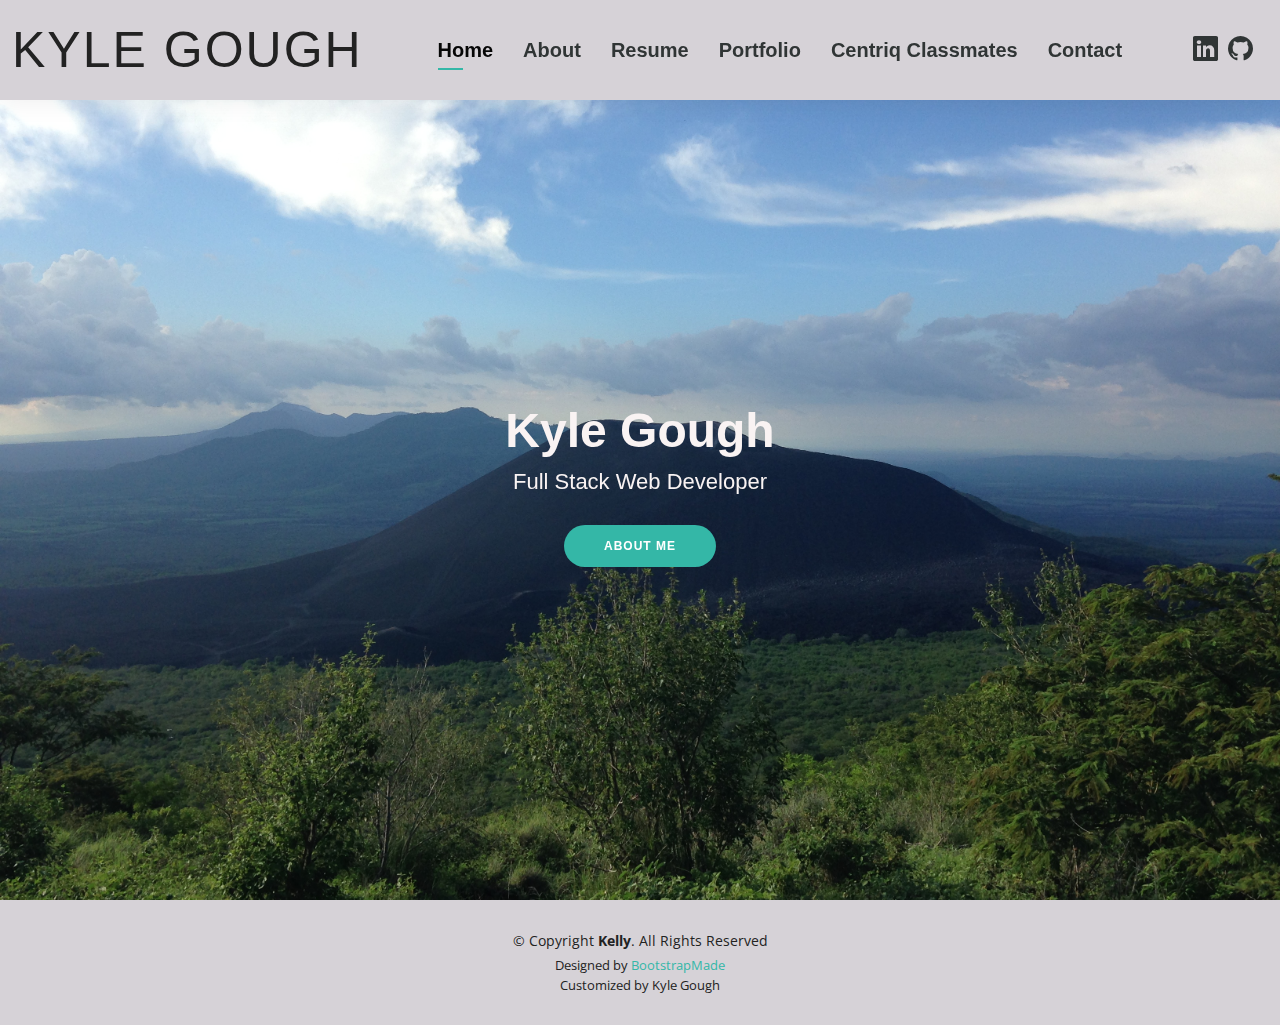
<file: index.html>
<!DOCTYPE html>
<html lang="en">

<head>
  <meta charset="utf-8">
  <meta content="width=device-width, initial-scale=1.0" name="viewport">

  <title>Kyle Gough - Full Stack Developer</title>
  <meta content="" name="description">
  <meta content="" name="keywords">

  <!-- Favicons -->
  <link href="assets/img/favicon.png" rel="icon">
  <link href="assets/img/apple-touch-icon.png" rel="apple-touch-icon">

  <!-- Google Fonts -->
  <link href="https://fonts.googleapis.com/css?family=Open+Sans:300,300i,400,400i,600,600i,700,700i|Raleway:300,300i,400,400i,500,500i,600,600i,700,700i|Playfair+Display:300,300i,400,400i,500,500i,600,600i,700,700i" rel="stylesheet">

  <!-- Vendor CSS Files -->
  <link href="assets/vendor/aos/aos.css" rel="stylesheet">
  <link href="assets/vendor/bootstrap/css/bootstrap.min.css" rel="stylesheet">
  <link href="assets/vendor/bootstrap-icons/bootstrap-icons.css" rel="stylesheet">
  <link href="assets/vendor/boxicons/css/boxicons.min.css" rel="stylesheet">
  <link href="assets/vendor/glightbox/css/glightbox.min.css" rel="stylesheet">
  <link href="assets/vendor/swiper/swiper-bundle.min.css" rel="stylesheet">

  <!-- Template Main CSS File -->
  <link href="assets/css/style.css" rel="stylesheet">

  <!-- =======================================================
  * Template Name: Kelly
  * Updated: Mar 10 2023 with Bootstrap v5.2.3
  * Template URL: https://bootstrapmade.com/kelly-free-bootstrap-cv-resume-html-template/
  * Author: BootstrapMade.com
  * License: https://bootstrapmade.com/license/
  ======================================================== -->
</head>

<body>

  <!-- ======= Header ======= -->
  <header id="header" class="fixed-top">
    <div class="container-fluid d-flex justify-content-between align-items-center">

      <h1 class="logo me-auto me-lg-0"><a href="index.html">Kyle Gough</a></h1>
      <!-- Uncomment below if you prefer to use an image logo -->
      <!-- <a href="index.html" class="logo"><img src="assets/img/logo.png" alt="" class="img-fluid"></a>-->

      <nav id="navbar" class="navbar order-last order-lg-0">
        <ul>
          <li><a class="active" href="index.html">Home</a></li>
          <li><a href="about.html">About</a></li>
          <li><a href="resume.html">Resume</a></li>
          <li><a href="portfolio.html">Portfolio</a></li>
          <li><a href="classmates.html">Centriq Classmates</a></li>
          <li><a href="contact.html">Contact</a></li>
        </ul>
        <i class="bi bi-list mobile-nav-toggle"></i>
      </nav><!-- .navbar -->

      <div class="header-social-links">
        
        <a href="https://www.linkedin.com/in/kyle-gough-709a3754/" class="linkedin"><i class="bi bi-linkedin"></i></a>
        <a href="https://github.com/kylegough3" class="github"><i class="bi bi-github"></i></a>
      </div>

    </div>

  </header><!-- End Header -->

  <!-- ======= Hero Section ======= -->
  <section id="hero" class="d-flex align-items-center">
    <div class="container d-flex flex-column align-items-center" data-aos="zoom-in" data-aos-delay="100">
      <h1>Kyle Gough</h1>
      <h2>Full Stack Web Developer</h2>
      <a href="about.html" class="btn-about">About Me</a>
    </div>
  </section><!-- End Hero -->

  <!-- ======= Footer ======= -->
  <footer id="footer">
    <div class="container">
      <div class="copyright">
        &copy; Copyright <strong><span>Kelly</span></strong>. All Rights Reserved
      </div>
      <div class="credits">
        <!-- All the links in the footer should remain intact. -->
        <!-- You can delete the links only if you purchased the pro version. -->
        <!-- Licensing information: https://bootstrapmade.com/license/ -->
        <!-- Purchase the pro version with working PHP/AJAX contact form: https://bootstrapmade.com/kelly-free-bootstrap-cv-resume-html-template/ -->
        Designed by <a href="https://bootstrapmade.com/">BootstrapMade</a>
        <br>
        Customized by Kyle Gough
      </div>
    </div>
  </footer><!-- End  Footer -->

  <div id="preloader"></div>
  <a href="#" class="back-to-top d-flex align-items-center justify-content-center"><i class="bi bi-arrow-up-short"></i></a>

  <!-- Vendor JS Files -->
  <script src="assets/vendor/purecounter/purecounter_vanilla.js"></script>
  <script src="assets/vendor/aos/aos.js"></script>
  <script src="assets/vendor/bootstrap/js/bootstrap.bundle.min.js"></script>
  <script src="assets/vendor/glightbox/js/glightbox.min.js"></script>
  <script src="assets/vendor/isotope-layout/isotope.pkgd.min.js"></script>
  <script src="assets/vendor/swiper/swiper-bundle.min.js"></script>
  <script src="assets/vendor/waypoints/noframework.waypoints.js"></script>
  <script src="assets/vendor/php-email-form/validate.js"></script>

  <!-- Template Main JS File -->
  <script src="assets/js/main.js"></script>

</body>

</html>
</file>
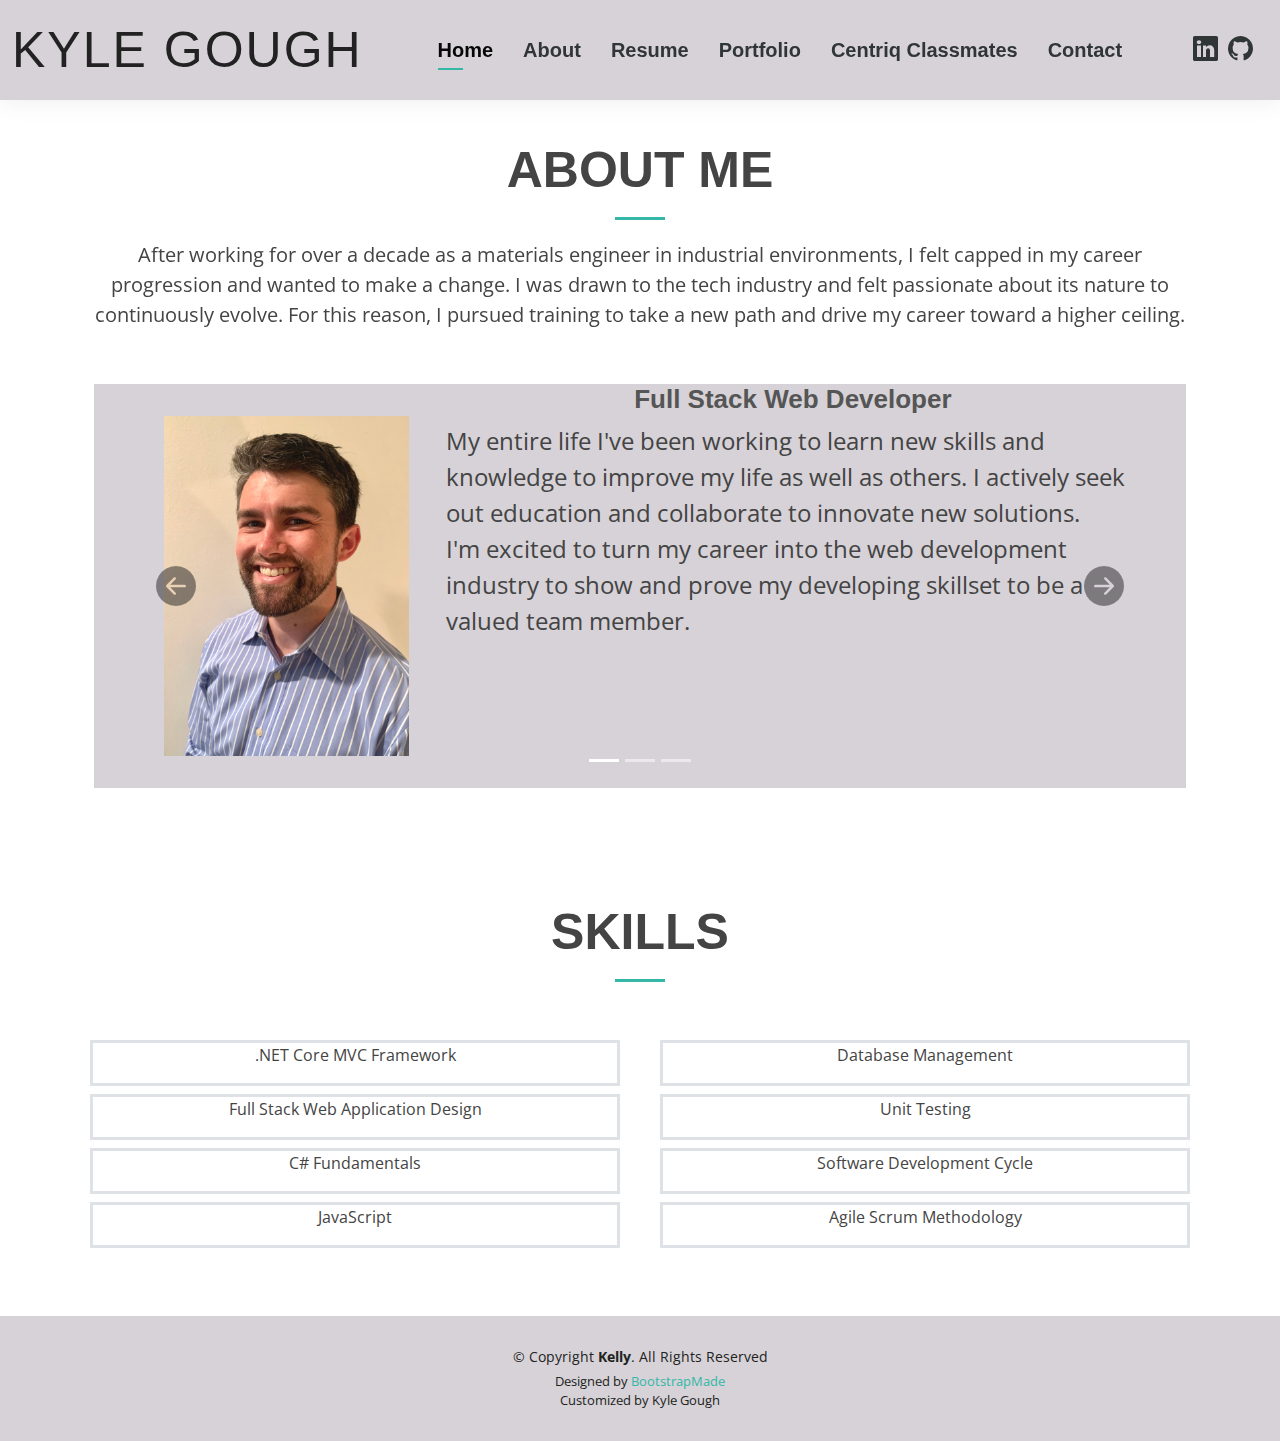
<file: about.html>
<!DOCTYPE html>
<html lang="en">

<head>
  <meta charset="utf-8">
  <meta content="width=device-width, initial-scale=1.0" name="viewport">

  <title>Kyle Gough - Full Stack Developer</title>
  <meta content="" name="description">
  <meta content="" name="keywords">

  <!-- Favicons -->
  <link href="assets/img/favicon-32x32.png" rel="icon">
  <link href="assets/img/apple-touch-icon.png" rel="apple-touch-icon">

  <!-- Google Fonts -->
  <link href="https://fonts.googleapis.com/css?family=Open+Sans:300,300i,400,400i,600,600i,700,700i|Raleway:300,300i,400,400i,500,500i,600,600i,700,700i|Playfair+Display:300,300i,400,400i,500,500i,600,600i,700,700i" rel="stylesheet">

  <!-- Vendor CSS Files -->
  <link href="assets/vendor/aos/aos.css" rel="stylesheet">
  <link href="assets/vendor/bootstrap/css/bootstrap.min.css" rel="stylesheet">
  <link href="assets/vendor/bootstrap-icons/bootstrap-icons.css" rel="stylesheet">
  <link href="assets/vendor/boxicons/css/boxicons.min.css" rel="stylesheet">
  <link href="assets/vendor/glightbox/css/glightbox.min.css" rel="stylesheet">
  <link href="assets/vendor/swiper/swiper-bundle.min.css" rel="stylesheet">

  <!-- Template Main CSS File -->
  <link href="assets/css/style.css" rel="stylesheet">

  <!-- =======================================================
  * Template Name: Kelly
  * Updated: Mar 10 2023 with Bootstrap v5.2.3
  * Template URL: https://bootstrapmade.com/kelly-free-bootstrap-cv-resume-html-template/
  * Author: BootstrapMade.com
  * License: https://bootstrapmade.com/license/
  ======================================================== -->
</head>

<body>

  <!-- ======= Header ======= -->
  <header id="header" class="fixed-top">
    <div class="container-fluid d-flex justify-content-between align-items-center">

      <h1 class="logo me-auto me-lg-0"><a href="index.html">Kyle Gough</a></h1>
      <!-- Uncomment below if you prefer to use an image logo -->
      <!-- <a href="index.html" class="logo"><img src="assets/img/logo.png" alt="" class="img-fluid"></a>-->

      <nav id="navbar" class="navbar order-last order-lg-0">
        <ul>
          <li><a class="active" href="index.html">Home</a></li>
          <li><a href="about.html">About</a></li>
          <li><a href="resume.html">Resume</a></li>
          <li><a href="portfolio.html">Portfolio</a></li>
          <li><a href="classmates.html">Centriq Classmates</a></li>
          <li><a href="contact.html">Contact</a></li>
        </ul>
        <i class="bi bi-list mobile-nav-toggle"></i>
      </nav><!-- .navbar -->

      <div class="header-social-links">
        
        <a href="https://www.linkedin.com/in/kyle-gough-709a3754/" class="linkedin"><i class="bi bi-linkedin"></i></a>
        <a href="https://github.com/kylegough3" class="github"><i class="bi bi-github"></i></a>
      </div>

    </div>

  </header><!-- End Header -->

  <main id="main">

    <!-- ======= About Section ======= -->
    <section id="about" class="about">
      <div class="container" data-aos="fade-up">

        <div class="section-title">
          <h2>About Me</h2>
          <p>After working for over a decade as a materials engineer in industrial environments, I felt capped in my career progression and wanted to make a change. I was drawn to the tech industry and felt passionate about its nature to continuously evolve. For this reason, I pursued training to take a new path and drive my career toward a higher ceiling. </p>
        </div>

        <div class="container my-4 carousel-about">
          <div id="carouselAbout" class="carousel slide" data-bs-ride="carousel" data-bs-interval="20000">
             <div class="carousel-indicators">
              <button type="button" data-bs-target="#carouselAbout" data-bs-slide-to="0" class="active" ></button>
              <button type="button" data-bs-target="#carouselAbout" data-bs-slide-to="1" ></button>
              <button type="button" data-bs-target="#carouselAbout" data-bs-slide-to="2" ></button>
             </div>
              <div class="carousel-inner" >
                  <div class="carousel-item active">
                    <div class="row mx-2 justify-content-around">
                      <div class="col-lg-3 carousel-image">
                        <img src="assets/img/Kyle.jpg"  alt="Photo Myself">
                      </div>
                      <div class="col-lg-8 mx-2 content">
                        <h3>Full Stack Web Developer</h3>
                        
                        <p>
                          My entire life I've been working to learn new skills and knowledge to improve my life as well as others. I actively seek out education and collaborate to innovate new solutions.
                          <br>
                          I'm excited to turn my career into the web development industry to show and prove my developing skillset to be a valued team member. 
                        </p>
                      </div>
                    </div>
                  </div>
                  <div class="carousel-item">
                    <div class="row mx-2 justify-content-around">
                      <div class="col-lg-3 carousel-image">
                        <img src="assets/img/royals.JPG"  alt="Kauffman Stadium">
                      </div>
                      <div class="col-lg-8 mx-2 content">
                        <h3>Background</h3>
                        
                        <p>
                          Born and raised outside of Denver, CO, I went to college at Colorado School of Mines. After graduation, I moved down to Beaumont, TX to work as a Materials Engineer for DuPont. 
                          <br>
                          I wanted to move away from the bayou (fancy word for swamp) and be closer to home, moving up to Kansas City. I truly feel at home here with my family.
                        </p>
                      </div>
                    </div>
                  </div>
                  <div class="carousel-item">
                    <div class="row mx-2 justify-content-around">
                      <div class="col-lg-3 carousel-image">
                        <img src="assets/img/Chunk.jpg"  alt="Chunk">
                      </div>
                      <div class="col-lg-8 mx-2 content">
                        <h3>Hobbies</h3>
                        
                        <p>
                          I enjoy running, playing sports (mainly sand volleyball currently), going to baseball games, watching TV/Movies, learning new things, and most importantly, spending time with my best friend Chunk.
                          <br>
                          <br>
                          One of my bucket list items is to go to to every MLB statium. 18 down, 12 to go!
                        </p>
                      </div>
                    </div>
                  </div>
              </div>
              <button class="col-sm-1 carousel-control-prev carouselControl" type="button" data-bs-target="#carouselAbout" data-bs-slide="prev">
                  <!-- Instead of the default arrow for a Bootstrap carousel, we add in custom arrows using Bootstrap icons. These arrows are more visible. We add the fs-1 class to make the font size larger using Bootstrap rules. -->
                  <i class="bi bi-arrow-left-circle-fill fs-1 align-content-end"></i>
                  <span class="visually-hidden">Previous</span>
              </button>
              <button class="col-sm-1 carousel-control-next carouselControl" type="button" data-bs-target="#carouselAbout" data-bs-slide="next">
                  <i class="bi bi-arrow-right-circle-fill fs-1"></i>
                  <span class="visually-hidden">Next</span>
              </button>

          </div>
      </div>

        

      </div>
    </section><!-- End About Section -->

    <!-- ======= Skills Section ======= -->
    <section id="skills" class="skills pt-0">
      <div class="container" >

        <div class="section-title">
          <h2>Skills</h2>
          
        </div>

        <div class="row skills-content">

          <div class="col-lg-6">

            <div class="skill-item border border-3 m-2 text-center">
              <p class="skill">
                .NET Core MVC Framework
              </p>
            </div>

            <div class="skill-item border border-3 m-2 text-center">
              <p class="skill">
                Full Stack Web Application Design
              </p>
            </div>

            <div class="skill-item border border-3 m-2 text-center">
              <p class="skill">
                C# Fundamentals
              </p>
            </div>

            <div class="skill-item border border-3 m-2 text-center">
              <p class="skill">
                JavaScript
              </p>
            </div>

          </div>

          <div class="col-lg-6">

            <div class="skill-item border border-3 m-2 text-center">
              <p class="skill">
                Database Management
              </p>
            </div>

            <div class="skill-item border border-3 m-2 text-center">
              <p class="skill">
                Unit Testing
              </p>
            </div>

            <div class="skill-item border border-3 m-2 text-center">
              <p class="skill">
                Software Development Cycle
              </p>
            </div>

            <div class="skill-item border border-3 m-2 text-center">
              <p class="skill">
                Agile Scrum Methodology
              </p>
            </div>

          </div>

        </div>

      </div>
    </section><!-- End Skills Section -->



  </main><!-- End #main -->

   <!-- ======= Footer ======= -->
   <footer id="footer">
    <div class="container">
      <div class="copyright">
        &copy; Copyright <strong><span>Kelly</span></strong>. All Rights Reserved
      </div>
      <div class="credits">
        <!-- All the links in the footer should remain intact. -->
        <!-- You can delete the links only if you purchased the pro version. -->
        <!-- Licensing information: https://bootstrapmade.com/license/ -->
        <!-- Purchase the pro version with working PHP/AJAX contact form: https://bootstrapmade.com/kelly-free-bootstrap-cv-resume-html-template/ -->
        Designed by <a href="https://bootstrapmade.com/">BootstrapMade</a>
        <br>
        Customized by Kyle Gough
      </div>
    </div>
  </footer><!-- End  Footer -->

  <div id="preloader"></div>
  <a href="#" class="back-to-top d-flex align-items-center justify-content-center"><i class="bi bi-arrow-up-short"></i></a>

  <!-- Vendor JS Files -->
  <script src="assets/vendor/purecounter/purecounter_vanilla.js"></script>
  <script src="assets/vendor/aos/aos.js"></script>
  <script src="assets/vendor/bootstrap/js/bootstrap.bundle.min.js"></script>
  <script src="assets/vendor/glightbox/js/glightbox.min.js"></script>
  <script src="assets/vendor/isotope-layout/isotope.pkgd.min.js"></script>
  <script src="assets/vendor/swiper/swiper-bundle.min.js"></script>
  <script src="assets/vendor/waypoints/noframework.waypoints.js"></script>
  <script src="assets/vendor/php-email-form/validate.js"></script>

  <!-- Template Main JS File -->
  <script src="assets/js/main.js"></script>

</body>

</html>
</file>
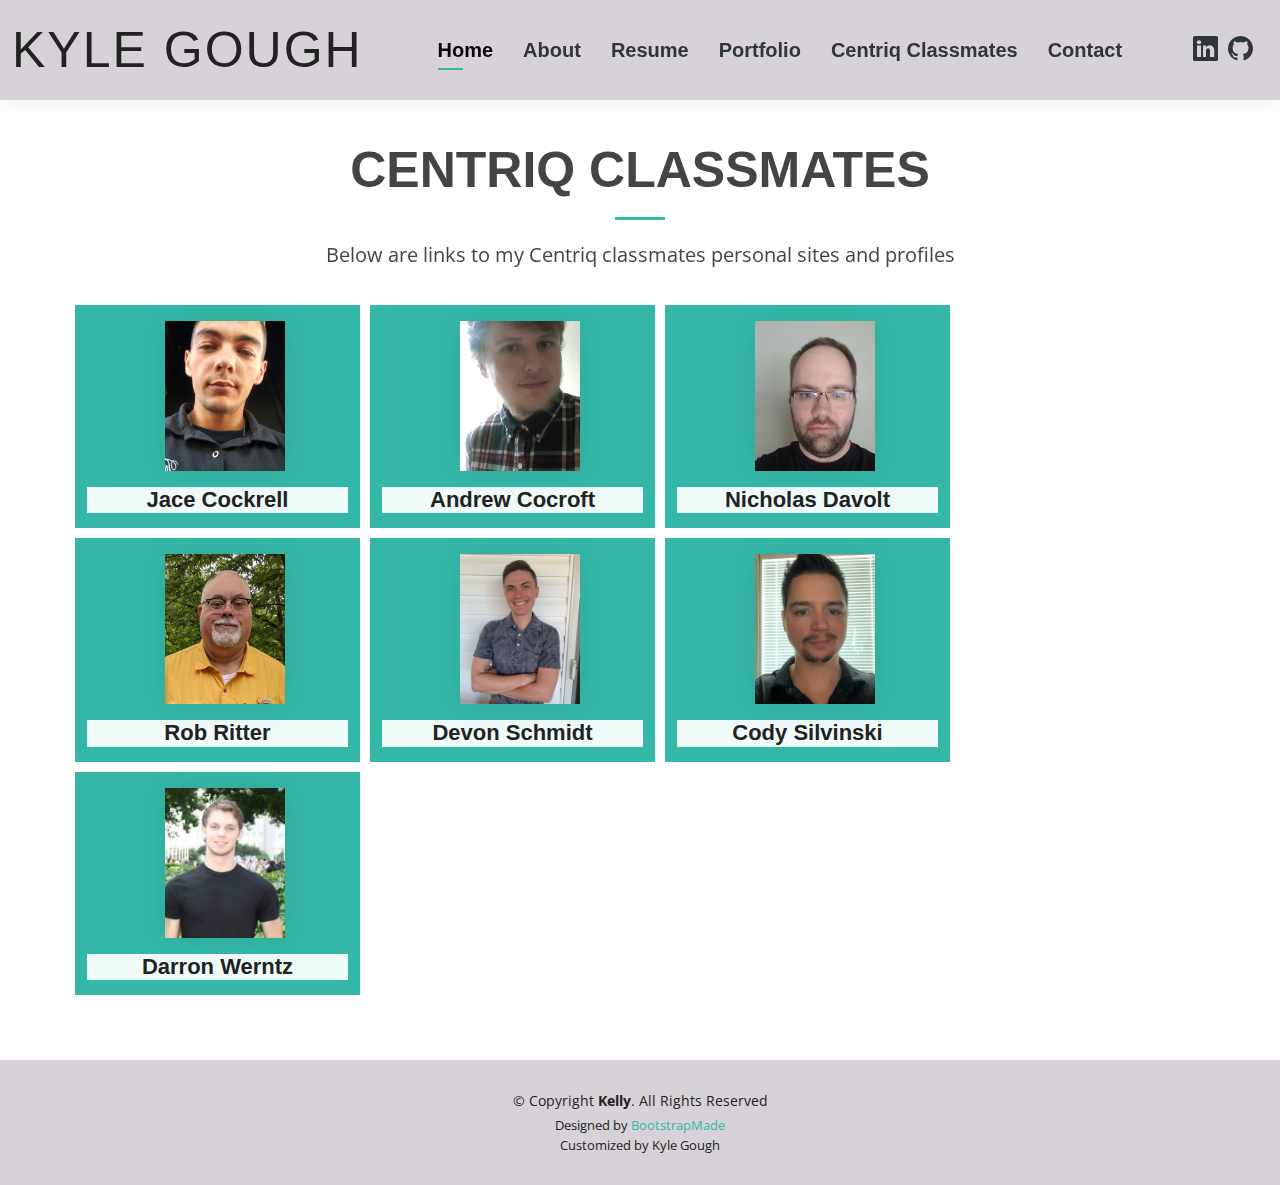
<file: classmates.html>
<!DOCTYPE html>
<html lang="en">
    <head>
        <meta charset="utf-8" />
        <meta content="width=device-width, initial-scale=1.0" name="viewport" />

        <title>Kyle Gough - Classmates</title>
        <meta content="" name="description" />
        <meta content="" name="keywords" />

        <!-- Favicons -->
        <link href="assets/img/favicon.png" rel="icon" />
        <link href="assets/img/apple-touch-icon.png" rel="apple-touch-icon" />

        <!-- Google Fonts -->
        <link
            href="https://fonts.googleapis.com/css?family=Open+Sans:300,300i,400,400i,600,600i,700,700i|Raleway:300,300i,400,400i,500,500i,600,600i,700,700i|Poppins:300,300i,400,400i,500,500i,600,600i,700,700i"
            rel="stylesheet"
        />

        <!-- Vendor CSS Files -->
        <link href="assets/vendor/aos/aos.css" rel="stylesheet" />
        <link href="assets/vendor/bootstrap/css/bootstrap.min.css" rel="stylesheet" />
        <link href="assets/vendor/bootstrap-icons/bootstrap-icons.css" rel="stylesheet" />
        <link href="assets/vendor/boxicons/css/boxicons.min.css" rel="stylesheet" />
        <link href="assets/vendor/glightbox/css/glightbox.min.css" rel="stylesheet" />
        <link href="assets/vendor/swiper/swiper-bundle.min.css" rel="stylesheet" />

        <!-- Template Main CSS File -->
        <link href="assets/css/style.css" rel="stylesheet" />

        <!-- =======================================================
  * Template Name: Kelly
  * Updated: Mar 10 2023 with Bootstrap v5.2.3
  * Template URL: https://bootstrapmade.com/kelly-free-bootstrap-cv-resume-html-template/
  * Author: BootstrapMade.com
  * License: https://bootstrapmade.com/license/
  ======================================================== -->
    </head>

    <body>
        <!-- ======= Header ======= -->
        <header id="header" class="fixed-top">
            <div class="container-fluid d-flex justify-content-between align-items-center">
                <h1 class="logo me-auto me-lg-0"><a href="index.html">Kyle Gough</a></h1>
                <!-- Uncomment below if you prefer to use an image logo -->
                <!-- <a href="index.html" class="logo"><img src="assets/img/logo.png" alt="" class="img-fluid"></a>-->

                <nav id="navbar" class="navbar order-last order-lg-0">
                    <ul>
                        <li><a class="active" href="index.html">Home</a></li>
                        <li><a href="about.html">About</a></li>
                        <li><a href="resume.html">Resume</a></li>
                        <li><a href="portfolio.html">Portfolio</a></li>
                        <li><a href="classmates.html">Centriq Classmates</a></li>
                        <li><a href="contact.html">Contact</a></li>
                    </ul>
                    <i class="bi bi-list mobile-nav-toggle"></i>
                </nav>
                <!-- .navbar -->

                <div class="header-social-links">
                    <a href="https://www.linkedin.com/in/kyle-gough-709a3754/" class="linkedin"><i class="bi bi-linkedin"></i></a>
                    <a href="https://github.com/kylegough3" class="github"><i class="bi bi-github"></i></a>
                </div>
            </div>
        </header>
        <!-- End Header -->

        <main id="main">
            <!-- ======= Classmates Section ======= -->
            <section id="classmates" class="classmates">
                <div class="container" data-aos="fade-up">
                    <div class="section-title">
                        <h2>Centriq Classmates</h2>
                        <p>Below are links to my Centriq classmates personal sites and profiles</p>
                    </div>

                    <div class="row">
                        <div class="col-lg-3 classmate" data-aos="zoom-in" data-aos-delay="100">
                            
                            <div class="icon-box photo " style="background-image: url(/assets/img/ClassMates/Jace.png)"></div>
                            
                            <h4><a href="http://jacecockrell.com/">Jace Cockrell</a></h4>
                        </div>

                        <div class="col-lg-3 classmate" data-aos="zoom-in" data-aos-delay="100">
                            <div class="icon-box photo " style="background-image: url(/assets/img/ClassMates/andrew.jpg)"></div>
                            <h4><a href="http://andcroft.com/">Andrew Cocroft</a></h4>
                        </div>

                        <div class="col-lg-3 classmate" data-aos="zoom-in" data-aos-delay="100">
                            <div
                                class="icon-box photo"
                                style="background-image: url(/assets/img/ClassMates/NDavolt.jpg)"
                            ></div>
                            <h4><a href="http://www.nicholasdavolt.com/">Nicholas Davolt</a></h4>
                        </div>

                        <div class="col-lg-3 classmate" data-aos="zoom-in" data-aos-delay="100">
                            <div class="icon-box photo" style="background-image: url(/assets/img/ClassMates/rob.jpg)"></div>

                            <h4><a href="http://www.ritterhaus.net/">Rob Ritter</a></h4>
                        </div>

                        <div class="col-lg-3 classmate" data-aos="zoom-in" data-aos-delay="100">
                            <div class="icon-box photo" style="background-image: url(/assets/img/ClassMates/Devon.jpg)"></div>

                            <h4><a href="http://devschmidt.com/">Devon Schmidt</a></h4>
                        </div>

                        <div class="col-lg-3 classmate" data-aos="zoom-in" data-aos-delay="100">
                            <div class="icon-box photo" style="background-image: url(/assets/img/ClassMates/Cody.jpg)"></div>

                            <h4><a href="http://www.codyslivinski.com/">Cody Silvinski</a></h4>
                        </div>

                        <div class="col-lg-3 classmate" data-aos="zoom-in" data-aos-delay="100">
                            <div class="icon-box photo" style="background-image: url(/assets/img/ClassMates/darron.jpg)"></div>

                            <h4><a href="http://www.werntzdomain.com/">Darron Werntz</a></h4>
                        </div>
                    </div>
                </div>
            </section>
            <!-- End Classmates Section -->
        </main>
        <!-- End #main -->

        <!-- ======= Footer ======= -->
        <footer id="footer">
            <div class="container">
                <div class="copyright">
                    &copy; Copyright <strong><span>Kelly</span></strong
                    >. All Rights Reserved
                </div>
                <div class="credits">
                    <!-- All the links in the footer should remain intact. -->
                    <!-- You can delete the links only if you purchased the pro version. -->
                    <!-- Licensing information: https://bootstrapmade.com/license/ -->
                    <!-- Purchase the pro version with working PHP/AJAX contact form: https://bootstrapmade.com/kelly-free-bootstrap-cv-resume-html-template/ -->
                    Designed by <a href="https://bootstrapmade.com/">BootstrapMade</a>
                    <br />
                    Customized by Kyle Gough
                </div>
            </div>
        </footer>
        <!-- End  Footer -->

        <div id="preloader"></div>
        <a href="#" class="back-to-top d-flex align-items-center justify-content-center"><i class="bi bi-arrow-up-short"></i></a>

        <!-- Vendor JS Files -->
        <script src="assets/vendor/purecounter/purecounter_vanilla.js"></script>
        <script src="assets/vendor/aos/aos.js"></script>
        <script src="assets/vendor/bootstrap/js/bootstrap.bundle.min.js"></script>
        <script src="assets/vendor/glightbox/js/glightbox.min.js"></script>
        <script src="assets/vendor/isotope-layout/isotope.pkgd.min.js"></script>
        <script src="assets/vendor/swiper/swiper-bundle.min.js"></script>
        <script src="assets/vendor/waypoints/noframework.waypoints.js"></script>
        <script src="assets/vendor/php-email-form/validate.js"></script>

        <!-- Template Main JS File -->
        <script src="assets/js/main.js"></script>
    </body>
</html>
</file>
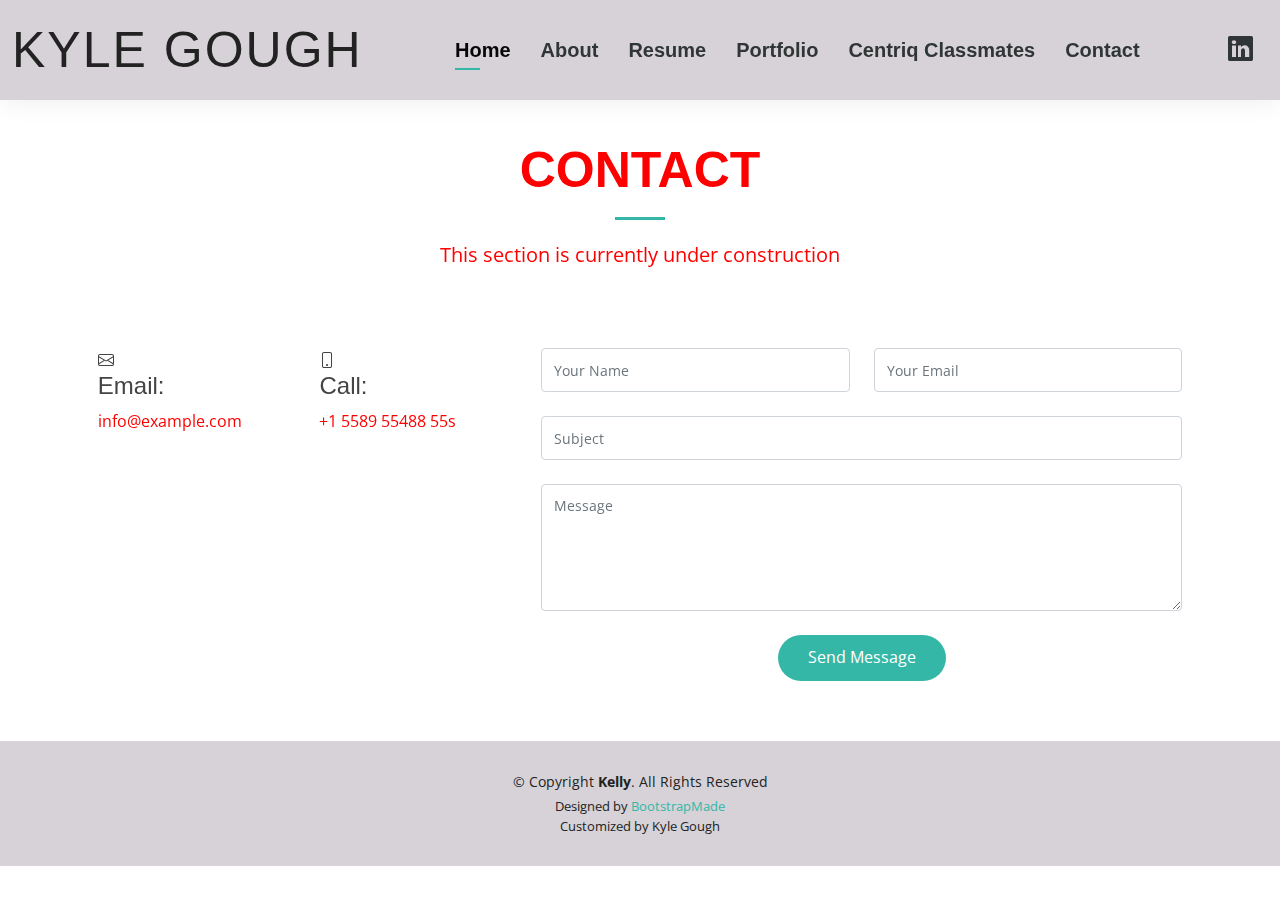
<file: contact.html>
<!DOCTYPE html>
<html lang="en">

<head>
  <meta charset="utf-8">
  <meta content="width=device-width, initial-scale=1.0" name="viewport">

  <title>Contact - Kelly Bootstrap Template</title>
  <meta content="" name="description">
  <meta content="" name="keywords">

  <!-- Favicons -->
  <link href="assets/img/favicon.png" rel="icon">
  <link href="assets/img/apple-touch-icon.png" rel="apple-touch-icon">

  <!-- Google Fonts -->
  <link href="https://fonts.googleapis.com/css?family=Open+Sans:300,300i,400,400i,600,600i,700,700i|Raleway:300,300i,400,400i,500,500i,600,600i,700,700i|Poppins:300,300i,400,400i,500,500i,600,600i,700,700i" rel="stylesheet">

  <!-- Vendor CSS Files -->
  <link href="assets/vendor/aos/aos.css" rel="stylesheet">
  <link href="assets/vendor/bootstrap/css/bootstrap.min.css" rel="stylesheet">
  <link href="assets/vendor/bootstrap-icons/bootstrap-icons.css" rel="stylesheet">
  <link href="assets/vendor/boxicons/css/boxicons.min.css" rel="stylesheet">
  <link href="assets/vendor/glightbox/css/glightbox.min.css" rel="stylesheet">
  <link href="assets/vendor/swiper/swiper-bundle.min.css" rel="stylesheet">

  <!-- Template Main CSS File -->
  <link href="assets/css/style.css" rel="stylesheet">

  <!-- =======================================================
  * Template Name: Kelly
  * Updated: Mar 10 2023 with Bootstrap v5.2.3
  * Template URL: https://bootstrapmade.com/kelly-free-bootstrap-cv-resume-html-template/
  * Author: BootstrapMade.com
  * License: https://bootstrapmade.com/license/
  ======================================================== -->
</head>

<body>

  <!-- ======= Header ======= -->
  <header id="header" class="fixed-top">
    <div class="container-fluid d-flex justify-content-between align-items-center">

      <h1 class="logo me-auto me-lg-0"><a href="index.html">Kyle Gough</a></h1>
      <!-- Uncomment below if you prefer to use an image logo -->
      <!-- <a href="index.html" class="logo"><img src="assets/img/logo.png" alt="" class="img-fluid"></a>-->

      <nav id="navbar" class="navbar order-last order-lg-0">
        <ul>
          <li><a class="active" href="index.html">Home</a></li>
          <li><a href="about.html">About</a></li>
          <li><a href="resume.html">Resume</a></li>
          <li><a href="portfolio.html">Portfolio</a></li>
          <li><a href="classmates.html">Centriq Classmates</a></li>
          <li><a href="contact.html">Contact</a></li>
        </ul>
        <i class="bi bi-list mobile-nav-toggle"></i>
      </nav><!-- .navbar -->

      <div class="header-social-links">
        
        <a href="#" class="linkedin"><i class="bi bi-linkedin"></i></i></a>
      </div>

    </div>

  </header><!-- End Header -->

  <main id="main">

    <!-- ======= Contact Section ======= -->
    <section id="contact" class="contact">
      <div class="container" data-aos="fade-up">

        <div class="section-title">
          <h2>Contact</h2>
          <p>This section is currently under construction</p>
        </div>

        <div class="row mt-5 justify-content-around">

              <div class="email col-md-2">
                <i class="bi bi-envelope"></i>
                <h4>Email:</h4>
                <p>info@example.com</p>
              </div>

              <div class="phone col-md-2">
                <i class="bi bi-phone"></i>
                <h4>Call:</h4>
                <p>+1 5589 55488 55s</p>
              </div>

          

          <div class="col-lg-7 mt-5 mt-lg-0">

            <form action="forms/contact.php" method="post" role="form" class="php-email-form">
              <div class="row">
                <div class="col-md-6 form-group">
                  <input type="text" name="name" class="form-control" id="name" placeholder="Your Name" required>
                </div>
                <div class="col-md-6 form-group mt-3 mt-md-0">
                  <input type="email" class="form-control" name="email" id="email" placeholder="Your Email" required>
                </div>
              </div>
              <div class="form-group mt-3">
                <input type="text" class="form-control" name="subject" id="subject" placeholder="Subject" required>
              </div>
              <div class="form-group mt-3">
                <textarea class="form-control" name="message" rows="5" placeholder="Message" required></textarea>
              </div>
              <div class="my-3">
                <div class="loading">Loading</div>
                <div class="error-message"></div>
                <div class="sent-message">Your message has been sent. Thank you!</div>
              </div>
              <div class="text-center"><button type="submit">Send Message</button></div>
            </form>

          </div>

        </div>

      </div>
    </section><!-- End Contact Section -->

  </main><!-- End #main -->

  <!-- ======= Footer ======= -->
  <footer id="footer">
    <div class="container">
      <div class="copyright">
        &copy; Copyright <strong><span>Kelly</span></strong>. All Rights Reserved
      </div>
      <div class="credits">
        <!-- All the links in the footer should remain intact. -->
        <!-- You can delete the links only if you purchased the pro version. -->
        <!-- Licensing information: https://bootstrapmade.com/license/ -->
        <!-- Purchase the pro version with working PHP/AJAX contact form: https://bootstrapmade.com/kelly-free-bootstrap-cv-resume-html-template/ -->
        Designed by <a href="https://bootstrapmade.com/">BootstrapMade</a>
        <br>
        Customized by Kyle Gough
      </div>
    </div>
  </footer><!-- End  Footer -->

  <div id="preloader"></div>
  <a href="#" class="back-to-top d-flex align-items-center justify-content-center"><i class="bi bi-arrow-up-short"></i></a>

  <!-- Vendor JS Files -->
  <script src="assets/vendor/purecounter/purecounter_vanilla.js"></script>
  <script src="assets/vendor/aos/aos.js"></script>
  <script src="assets/vendor/bootstrap/js/bootstrap.bundle.min.js"></script>
  <script src="assets/vendor/glightbox/js/glightbox.min.js"></script>
  <script src="assets/vendor/isotope-layout/isotope.pkgd.min.js"></script>
  <script src="assets/vendor/swiper/swiper-bundle.min.js"></script>
  <script src="assets/vendor/waypoints/noframework.waypoints.js"></script>
  <script src="assets/vendor/php-email-form/validate.js"></script>

  <!-- Template Main JS File -->
  <script src="assets/js/main.js"></script>

</body>

</html>
</file>
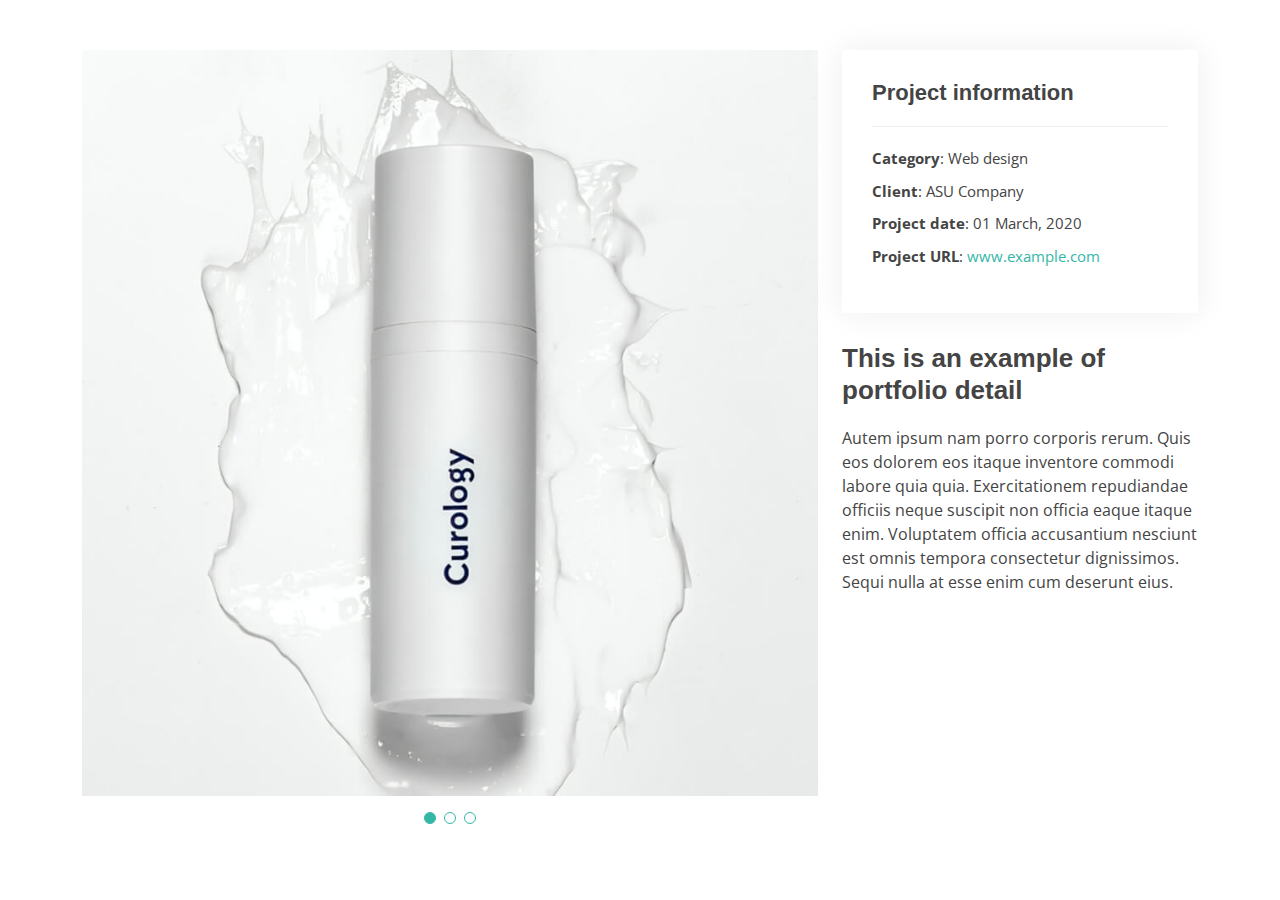
<file: portfolio-details.html>
<!DOCTYPE html>
<html lang="en">

<head>
  <meta charset="utf-8">
  <meta content="width=device-width, initial-scale=1.0" name="viewport">

  <title>Portfolio Details - Kelly Bootstrap Template</title>
  <meta content="" name="description">
  <meta content="" name="keywords">

  <!-- Favicons -->
  <link href="assets/img/favicon.png" rel="icon">
  <link href="assets/img/apple-touch-icon.png" rel="apple-touch-icon">

  <!-- Google Fonts -->
  <link href="https://fonts.googleapis.com/css?family=Open+Sans:300,300i,400,400i,600,600i,700,700i|Raleway:300,300i,400,400i,500,500i,600,600i,700,700i|Poppins:300,300i,400,400i,500,500i,600,600i,700,700i" rel="stylesheet">

  <!-- Vendor CSS Files -->
  <link href="assets/vendor/aos/aos.css" rel="stylesheet">
  <link href="assets/vendor/bootstrap/css/bootstrap.min.css" rel="stylesheet">
  <link href="assets/vendor/bootstrap-icons/bootstrap-icons.css" rel="stylesheet">
  <link href="assets/vendor/boxicons/css/boxicons.min.css" rel="stylesheet">
  <link href="assets/vendor/glightbox/css/glightbox.min.css" rel="stylesheet">
  <link href="assets/vendor/swiper/swiper-bundle.min.css" rel="stylesheet">

  <!-- Template Main CSS File -->
  <link href="assets/css/style.css" rel="stylesheet">

  <!-- =======================================================
  * Template Name: Kelly
  * Updated: Mar 10 2023 with Bootstrap v5.2.3
  * Template URL: https://bootstrapmade.com/kelly-free-bootstrap-cv-resume-html-template/
  * Author: BootstrapMade.com
  * License: https://bootstrapmade.com/license/
  ======================================================== -->
</head>

<body>

  <main id="main">

    <!-- ======= Portfolio Details Section ======= -->
    <section id="portfolio-details" class="portfolio-details">
      <div class="container">

        <div class="row gy-4">

          <div class="col-lg-8">
            <div class="portfolio-details-slider swiper">
              <div class="swiper-wrapper align-items-center">

                <div class="swiper-slide">
                  <img src="assets/img/portfolio/portfolio-1.jpg" alt="">
                </div>

                <div class="swiper-slide">
                  <img src="assets/img/portfolio/portfolio-2.jpg" alt="">
                </div>

                <div class="swiper-slide">
                  <img src="assets/img/portfolio/portfolio-3.jpg" alt="">
                </div>

              </div>
              <div class="swiper-pagination"></div>
            </div>
          </div>

          <div class="col-lg-4">
            <div class="portfolio-info">
              <h3>Project information</h3>
              <ul>
                <li><strong>Category</strong>: Web design</li>
                <li><strong>Client</strong>: ASU Company</li>
                <li><strong>Project date</strong>: 01 March, 2020</li>
                <li><strong>Project URL</strong>: <a href="#">www.example.com</a></li>
              </ul>
            </div>
            <div class="portfolio-description">
              <h2>This is an example of portfolio detail</h2>
              <p>
                Autem ipsum nam porro corporis rerum. Quis eos dolorem eos itaque inventore commodi labore quia quia. Exercitationem repudiandae officiis neque suscipit non officia eaque itaque enim. Voluptatem officia accusantium nesciunt est omnis tempora consectetur dignissimos. Sequi nulla at esse enim cum deserunt eius.
              </p>
            </div>
          </div>

        </div>

      </div>
    </section><!-- End Portfolio Details Section -->

  </main><!-- End #main -->

  <div id="preloader"></div>
  <a href="#" class="back-to-top d-flex align-items-center justify-content-center"><i class="bi bi-arrow-up-short"></i></a>

  <!-- Vendor JS Files -->
  <script src="assets/vendor/purecounter/purecounter_vanilla.js"></script>
  <script src="assets/vendor/aos/aos.js"></script>
  <script src="assets/vendor/bootstrap/js/bootstrap.bundle.min.js"></script>
  <script src="assets/vendor/glightbox/js/glightbox.min.js"></script>
  <script src="assets/vendor/isotope-layout/isotope.pkgd.min.js"></script>
  <script src="assets/vendor/swiper/swiper-bundle.min.js"></script>
  <script src="assets/vendor/waypoints/noframework.waypoints.js"></script>
  <script src="assets/vendor/php-email-form/validate.js"></script>

  <!-- Template Main JS File -->
  <script src="assets/js/main.js"></script>

</body>

</html>
</file>
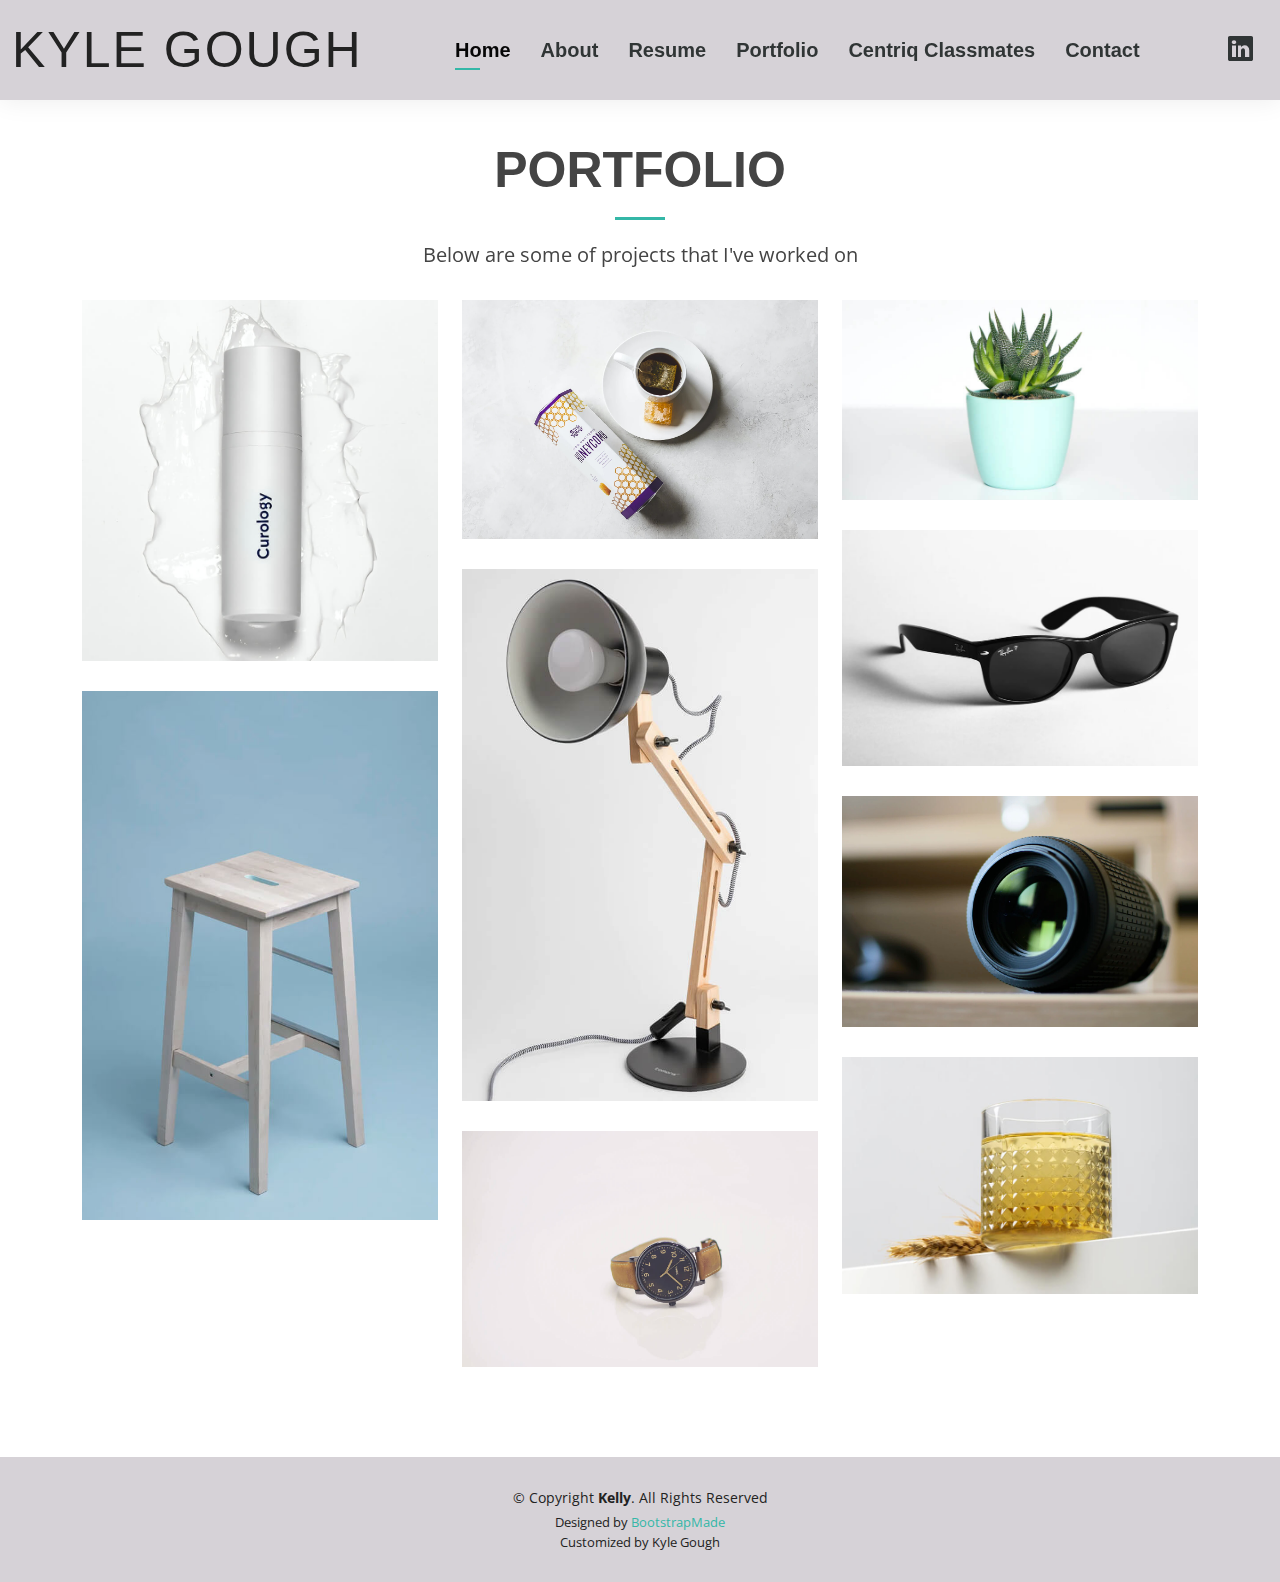
<file: portfolio.html>
<!DOCTYPE html>
<html lang="en">

<head>
  <meta charset="utf-8">
  <meta content="width=device-width, initial-scale=1.0" name="viewport">

  <title>Portfolio - Kelly Bootstrap Template</title>
  <meta content="" name="description">
  <meta content="" name="keywords">

  <!-- Favicons -->
  <link href="assets/img/favicon.png" rel="icon">
  <link href="assets/img/apple-touch-icon.png" rel="apple-touch-icon">

  <!-- Google Fonts -->
  <link href="https://fonts.googleapis.com/css?family=Open+Sans:300,300i,400,400i,600,600i,700,700i|Raleway:300,300i,400,400i,500,500i,600,600i,700,700i|Poppins:300,300i,400,400i,500,500i,600,600i,700,700i" rel="stylesheet">

  <!-- Vendor CSS Files -->
  <link href="assets/vendor/aos/aos.css" rel="stylesheet">
  <link href="assets/vendor/bootstrap/css/bootstrap.min.css" rel="stylesheet">
  <link href="assets/vendor/bootstrap-icons/bootstrap-icons.css" rel="stylesheet">
  <link href="assets/vendor/boxicons/css/boxicons.min.css" rel="stylesheet">
  <link href="assets/vendor/glightbox/css/glightbox.min.css" rel="stylesheet">
  <link href="assets/vendor/swiper/swiper-bundle.min.css" rel="stylesheet">

  <!-- Template Main CSS File -->
  <link href="assets/css/style.css" rel="stylesheet">

  <!-- =======================================================
  * Template Name: Kelly
  * Updated: Mar 10 2023 with Bootstrap v5.2.3
  * Template URL: https://bootstrapmade.com/kelly-free-bootstrap-cv-resume-html-template/
  * Author: BootstrapMade.com
  * License: https://bootstrapmade.com/license/
  ======================================================== -->
</head>

<body>

  <!-- ======= Header ======= -->
  <header id="header" class="fixed-top">
    <div class="container-fluid d-flex justify-content-between align-items-center">

      <h1 class="logo me-auto me-lg-0"><a href="index.html">Kyle Gough</a></h1>
      <!-- Uncomment below if you prefer to use an image logo -->
      <!-- <a href="index.html" class="logo"><img src="assets/img/logo.png" alt="" class="img-fluid"></a>-->

      <nav id="navbar" class="navbar order-last order-lg-0">
        <ul>
          <li><a class="active" href="index.html">Home</a></li>
          <li><a href="about.html">About</a></li>
          <li><a href="resume.html">Resume</a></li>
          <li><a href="portfolio.html">Portfolio</a></li>
          <li><a href="classmates.html">Centriq Classmates</a></li>
          <li><a href="contact.html">Contact</a></li>
        </ul>
        <i class="bi bi-list mobile-nav-toggle"></i>
      </nav><!-- .navbar -->

      <div class="header-social-links">
        
        <a href="#" class="linkedin"><i class="bi bi-linkedin"></i></a>
      </div>

    </div>

  </header><!-- End Header -->

  <main id="main">

    <!-- ======= Portfolio Section ======= -->
    <section id="portfolio" class="portfolio">
      <div class="container" data-aos="fade-up">

        <div class="section-title">
          <h2>Portfolio</h2>
          <p>Below are some of projects that I've worked on</p>
        </div>

        <div class="row portfolio-container" data-aos="fade-up" data-aos-delay="200">

          <div class="col-lg-4 col-md-6 portfolio-item filter-app">
            <div class="portfolio-wrap">
              <img src="assets/img/portfolio/portfolio-1.jpg" class="img-fluid" alt="">
              <div class="portfolio-info">
                <h4>App 1</h4>
                <p>App</p>
                <div class="portfolio-links">
                  <a href="assets/img/portfolio/portfolio-1.jpg" data-gallery="portfolioGallery" class="portfolio-lightbox" title="App 1"><i class="bx bx-plus"></i></a>
                  <a href="portfolio-details.html" class="portfolio-details-lightbox" data-glightbox="type: external" title="Portfolio Details"><i class="bx bx-link"></i></a>
                </div>
              </div>
            </div>
          </div>

          <div class="col-lg-4 col-md-6 portfolio-item filter-web">
            <div class="portfolio-wrap">
              <img src="assets/img/portfolio/portfolio-2.jpg" class="img-fluid" alt="">
              <div class="portfolio-info">
                <h4>Web 3</h4>
                <p>Web</p>
                <div class="portfolio-links">
                  <a href="assets/img/portfolio/portfolio-2.jpg" data-gallery="portfolioGallery" class="portfolio-lightbox" title="Web 3"><i class="bx bx-plus"></i></a>
                  <a href="portfolio-details.html" class="portfolio-details-lightbox" data-glightbox="type: external" title="Portfolio Details"><i class="bx bx-link"></i></a>
                </div>
              </div>
            </div>
          </div>

          <div class="col-lg-4 col-md-6 portfolio-item filter-app">
            <div class="portfolio-wrap">
              <img src="assets/img/portfolio/portfolio-3.jpg" class="img-fluid" alt="">
              <div class="portfolio-info">
                <h4>App 2</h4>
                <p>App</p>
                <div class="portfolio-links">
                  <a href="assets/img/portfolio/portfolio-3.jpg" data-gallery="portfolioGallery" class="portfolio-lightbox" title="App 2"><i class="bx bx-plus"></i></a>
                  <a href="portfolio-details.html" class="portfolio-details-lightbox" data-glightbox="type: external" title="Portfolio Details"><i class="bx bx-link"></i></a>
                </div>
              </div>
            </div>
          </div>

          <div class="col-lg-4 col-md-6 portfolio-item filter-card">
            <div class="portfolio-wrap">
              <img src="assets/img/portfolio/portfolio-4.jpg" class="img-fluid" alt="">
              <div class="portfolio-info">
                <h4>Card 2</h4>
                <p>Card</p>
                <div class="portfolio-links">
                  <a href="assets/img/portfolio/portfolio-4.jpg" data-gallery="portfolioGallery" class="portfolio-lightbox" title="Card 2"><i class="bx bx-plus"></i></a>
                  <a href="portfolio-details.html" class="portfolio-details-lightbox" data-glightbox="type: external" title="Portfolio Details"><i class="bx bx-link"></i></a>
                </div>
              </div>
            </div>
          </div>

          <div class="col-lg-4 col-md-6 portfolio-item filter-web">
            <div class="portfolio-wrap">
              <img src="assets/img/portfolio/portfolio-5.jpg" class="img-fluid" alt="">
              <div class="portfolio-info">
                <h4>Web 2</h4>
                <p>Web</p>
                <div class="portfolio-links">
                  <a href="assets/img/portfolio/portfolio-5.jpg" data-gallery="portfolioGallery" class="portfolio-lightbox" title="Web 2"><i class="bx bx-plus"></i></a>
                  <a href="portfolio-details.html" class="portfolio-details-lightbox" data-glightbox="type: external" title="Portfolio Details"><i class="bx bx-link"></i></a>
                </div>
              </div>
            </div>
          </div>

          <div class="col-lg-4 col-md-6 portfolio-item filter-app">
            <div class="portfolio-wrap">
              <img src="assets/img/portfolio/portfolio-6.jpg" class="img-fluid" alt="">
              <div class="portfolio-info">
                <h4>App 3</h4>
                <p>App</p>
                <div class="portfolio-links">
                  <a href="assets/img/portfolio/portfolio-6.jpg" data-gallery="portfolioGallery" class="portfolio-lightbox" title="App 3"><i class="bx bx-plus"></i></a>
                  <a href="portfolio-details.html" class="portfolio-details-lightbox" data-glightbox="type: external" title="Portfolio Details"><i class="bx bx-link"></i></a>
                </div>
              </div>
            </div>
          </div>

          <div class="col-lg-4 col-md-6 portfolio-item filter-card">
            <div class="portfolio-wrap">
              <img src="assets/img/portfolio/portfolio-7.jpg" class="img-fluid" alt="">
              <div class="portfolio-info">
                <h4>Card 1</h4>
                <p>Card</p>
                <div class="portfolio-links">
                  <a href="assets/img/portfolio/portfolio-7.jpg" data-gallery="portfolioGallery" class="portfolio-lightbox" title="Card 1"><i class="bx bx-plus"></i></a>
                  <a href="portfolio-details.html" class="portfolio-details-lightbox" data-glightbox="type: external" title="Portfolio Details"><i class="bx bx-link"></i></a>
                </div>
              </div>
            </div>
          </div>

          <div class="col-lg-4 col-md-6 portfolio-item filter-card">
            <div class="portfolio-wrap">
              <img src="assets/img/portfolio/portfolio-8.jpg" class="img-fluid" alt="">
              <div class="portfolio-info">
                <h4>Card 3</h4>
                <p>Card</p>
                <div class="portfolio-links">
                  <a href="assets/img/portfolio/portfolio-8.jpg" data-gallery="portfolioGallery" class="portfolio-lightbox" title="Card 3"><i class="bx bx-plus"></i></a>
                  <a href="portfolio-details.html" class="portfolio-details-lightbox" data-glightbox="type: external" title="Portfolio Details"><i class="bx bx-link"></i></a>
                </div>
              </div>
            </div>
          </div>

          <div class="col-lg-4 col-md-6 portfolio-item filter-web">
            <div class="portfolio-wrap">
              <img src="assets/img/portfolio/portfolio-9.jpg" class="img-fluid" alt="">
              <div class="portfolio-info">
                <h4>Web 3</h4>
                <p>Web</p>
                <div class="portfolio-links">
                  <a href="assets/img/portfolio/portfolio-9.jpg" data-gallery="portfolioGallery" class="portfolio-lightbox" title="Web 3"><i class="bx bx-plus"></i></a>
                  <a href="portfolio-details.html" class="portfolio-details-lightbox" data-glightbox="type: external" title="Portfolio Details"><i class="bx bx-link"></i></a>
                </div>
              </div>
            </div>
          </div>

        </div>

      </div>
    </section><!-- End Portfolio Section -->

  </main><!-- End #main -->

  <!-- ======= Footer ======= -->
  <footer id="footer">
    <div class="container">
      <div class="copyright">
        &copy; Copyright <strong><span>Kelly</span></strong>. All Rights Reserved
      </div>
      <div class="credits">
        <!-- All the links in the footer should remain intact. -->
        <!-- You can delete the links only if you purchased the pro version. -->
        <!-- Licensing information: https://bootstrapmade.com/license/ -->
        <!-- Purchase the pro version with working PHP/AJAX contact form: https://bootstrapmade.com/kelly-free-bootstrap-cv-resume-html-template/ -->
        Designed by <a href="https://bootstrapmade.com/">BootstrapMade</a>
        <br>
        Customized by Kyle Gough
      </div>
    </div>
  </footer><!-- End  Footer -->

  <div id="preloader"></div>
  <a href="#" class="back-to-top d-flex align-items-center justify-content-center"><i class="bi bi-arrow-up-short"></i></a>

  <!-- Vendor JS Files -->
  <script src="assets/vendor/purecounter/purecounter_vanilla.js"></script>
  <script src="assets/vendor/aos/aos.js"></script>
  <script src="assets/vendor/bootstrap/js/bootstrap.bundle.min.js"></script>
  <script src="assets/vendor/glightbox/js/glightbox.min.js"></script>
  <script src="assets/vendor/isotope-layout/isotope.pkgd.min.js"></script>
  <script src="assets/vendor/swiper/swiper-bundle.min.js"></script>
  <script src="assets/vendor/waypoints/noframework.waypoints.js"></script>
  <script src="assets/vendor/php-email-form/validate.js"></script>

  <!-- Template Main JS File -->
  <script src="assets/js/main.js"></script>

</body>

</html>
</file>
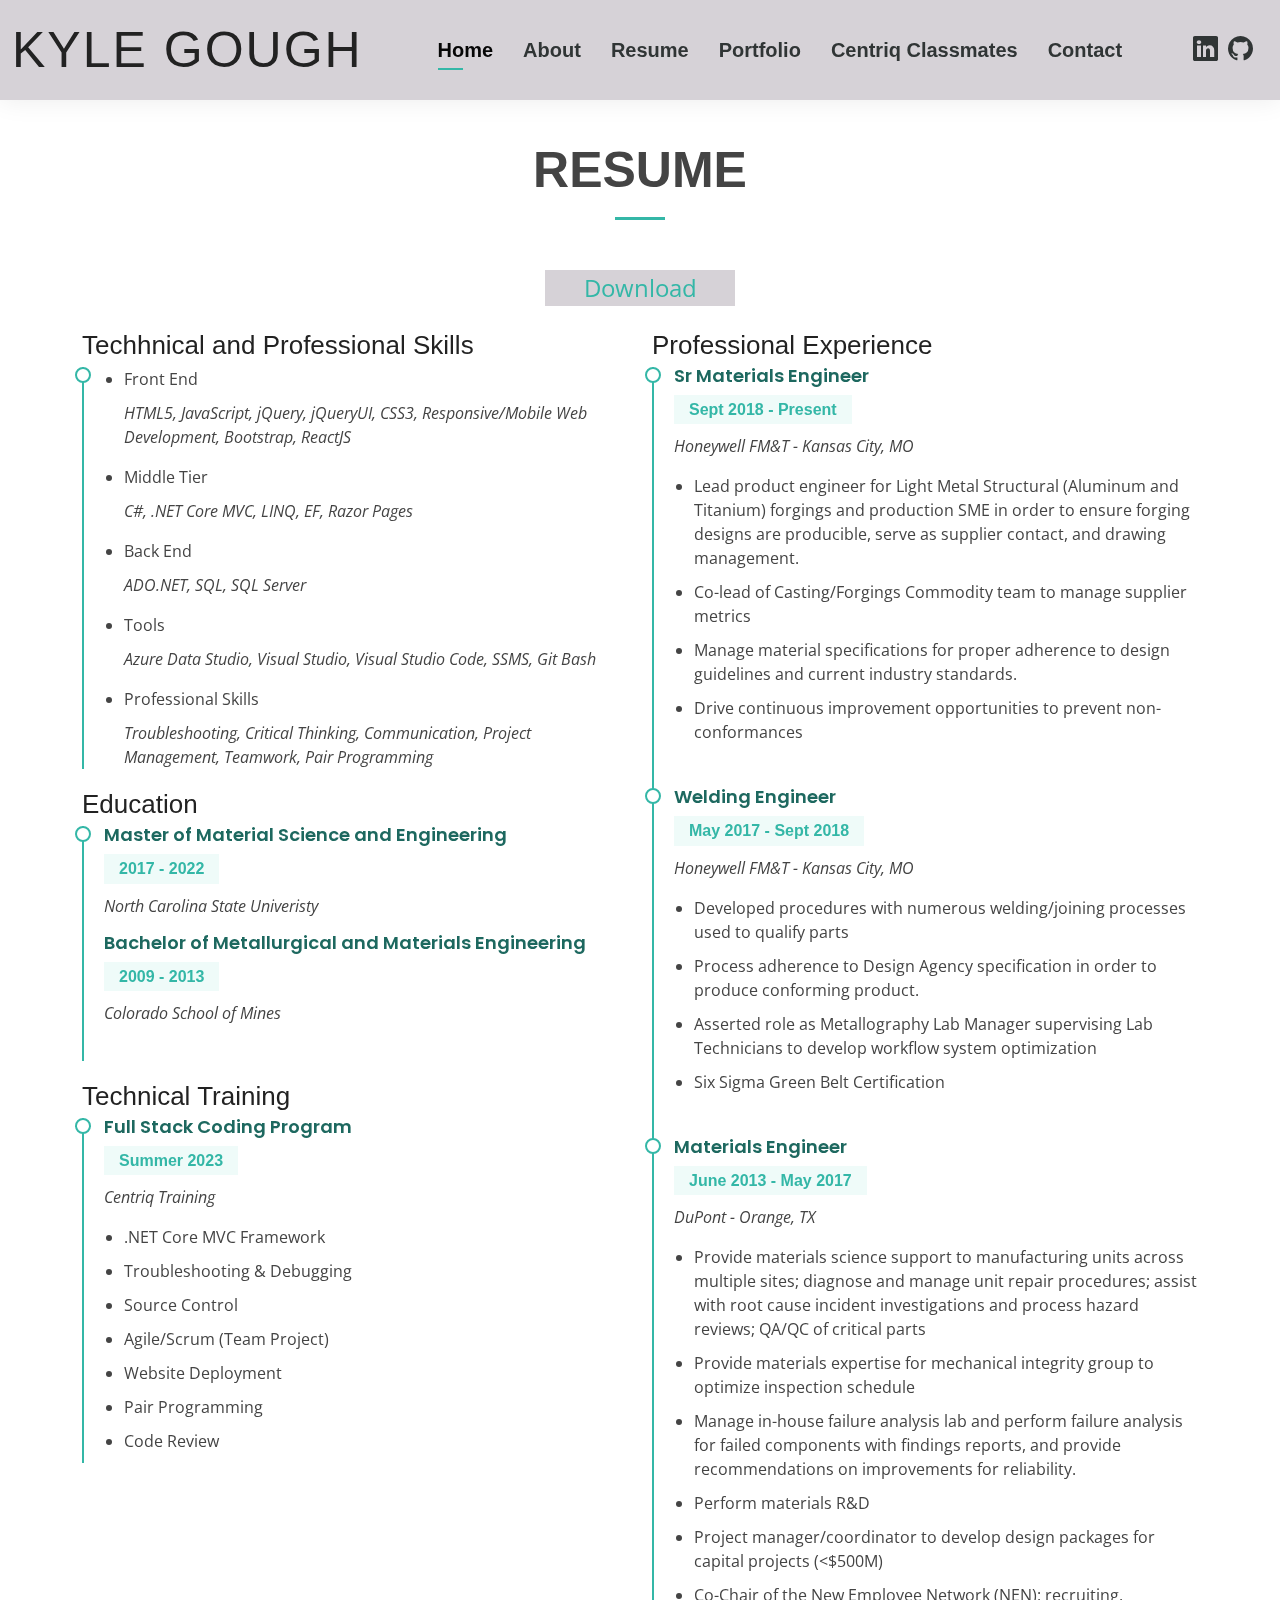
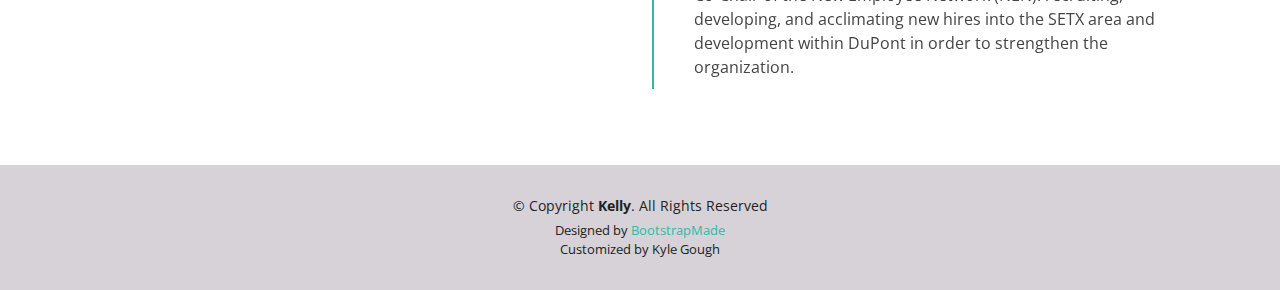
<file: resume.html>
<!DOCTYPE html>
<html lang="en">

<head>
  <meta charset="utf-8">
  <meta content="width=device-width, initial-scale=1.0" name="viewport">

  <title>Resume - Kelly Bootstrap Template</title>
  <meta content="" name="description">
  <meta content="" name="keywords">

  <!-- Favicons -->
  <link href="assets/img/favicon.png" rel="icon">
  <link href="assets/img/apple-touch-icon.png" rel="apple-touch-icon">

  <!-- Google Fonts -->
  <link href="https://fonts.googleapis.com/css?family=Open+Sans:300,300i,400,400i,600,600i,700,700i|Raleway:300,300i,400,400i,500,500i,600,600i,700,700i|Poppins:300,300i,400,400i,500,500i,600,600i,700,700i" rel="stylesheet">

  <!-- Vendor CSS Files -->
  <link href="assets/vendor/aos/aos.css" rel="stylesheet">
  <link href="assets/vendor/bootstrap/css/bootstrap.min.css" rel="stylesheet">
  <link href="assets/vendor/bootstrap-icons/bootstrap-icons.css" rel="stylesheet">
  <link href="assets/vendor/boxicons/css/boxicons.min.css" rel="stylesheet">
  <link href="assets/vendor/glightbox/css/glightbox.min.css" rel="stylesheet">
  <link href="assets/vendor/swiper/swiper-bundle.min.css" rel="stylesheet">

  <!-- Template Main CSS File -->
  <link href="assets/css/style.css" rel="stylesheet">

  <!-- =======================================================
  * Template Name: Kelly
  * Updated: Mar 10 2023 with Bootstrap v5.2.3
  * Template URL: https://bootstrapmade.com/kelly-free-bootstrap-cv-resume-html-template/
  * Author: BootstrapMade.com
  * License: https://bootstrapmade.com/license/
  ======================================================== -->
</head>

<body>

  <!-- ======= Header ======= -->
  <header id="header" class="fixed-top">
    <div class="container-fluid d-flex justify-content-between align-items-center">

      <h1 class="logo me-auto me-lg-0"><a href="index.html">Kyle Gough</a></h1>
      <!-- Uncomment below if you prefer to use an image logo -->
      <!-- <a href="index.html" class="logo"><img src="assets/img/logo.png" alt="" class="img-fluid"></a>-->

      <nav id="navbar" class="navbar order-last order-lg-0">
        <ul>
          <li><a class="active" href="index.html">Home</a></li>
          <li><a href="about.html">About</a></li>
          <li><a href="resume.html">Resume</a></li>
          <li><a href="portfolio.html">Portfolio</a></li>
          <li><a href="classmates.html">Centriq Classmates</a></li>
          <li><a href="contact.html">Contact</a></li>
        </ul>
        <i class="bi bi-list mobile-nav-toggle"></i>
      </nav><!-- .navbar -->

      <div class="header-social-links">
        
        <a href="https://www.linkedin.com/in/kyle-gough-709a3754/" class="linkedin"><i class="bi bi-linkedin"></i></a>
        <a href="https://github.com/kylegough3" class="github"><i class="bi bi-github"></i></a>
      </div>

    </div>

  </header><!-- End Header -->

  <main id="main">

    <!-- ======= Resume Section ======= -->
    <section id="resume" class="resume">
      <div class="container" data-aos="fade-up">

        <div class="section-title mp-1">
          <h2>Resume</h2>
        </div>
        <div class="row justify-content-center">
          <a class="resume-download col col-md-2 text-center mb-1" href="/forms/Resume Kyle Gough_Code.pdf" download="Resume Kyle Gough_Code.pdf">Download</a>
        </div>
        

        <div class="row">
          <div class="col-lg-6">
            <h3 class="resume-title">Techhnical and Professional Skills</h3>
            <div class="resume-item pb-0">
              <ul>
                <li>Front End</li>
                  <p><em>HTML5, JavaScript, jQuery, jQueryUI, CSS3, Responsive/Mobile Web Development, Bootstrap, ReactJS</em></p>
                <li>Middle Tier</li>
                <p><em>C#, .NET Core MVC, LINQ, EF, Razor Pages</em></p>
                <li>Back End</li>
                <p><em>ADO.NET, SQL, SQL Server</em></p>
                <li>Tools</li>
                <p><em>Azure Data Studio, Visual Studio, Visual Studio Code, SSMS, Git Bash</em></p>
                <li>Professional Skills</li>
                <p><em>Troubleshooting, Critical Thinking, Communication, Project Management, Teamwork, Pair Programming</em></p>
              </ul>
              </p>
            </div>

            <h3 class="resume-title">Education</h3>
            <div class="resume-item">
              <h4>Master of Material Science and Engineering</h4>
              <h5>2017 - 2022</h5>
              <p><em>North Carolina State Univeristy</em></p>
              
              <h4>Bachelor of Metallurgical and Materials Engineering</h4>
              <h5>2009 - 2013</h5>
              <p><em>Colorado School of Mines</em></p>
              
            </div>

            <h3 class="resume-title">Technical Training</h3>
            <div class="resume-item">
              <h4>Full Stack Coding Program</h4>
              <h5>Summer 2023</h5>
              <p><em>Centriq Training</em></p>
              
              <ul>
                <li>.NET Core MVC Framework</li>
                <li>Troubleshooting & Debugging</li>
                <li>Source Control</li>
                <li>Agile/Scrum (Team Project)</li>
                <li>Website Deployment</li>
                <li>Pair Programming</li>
                <li>Code Review</li>
              </ul>
              
            </div>

            
          </div>
          <div class="col-lg-6">
            <h3 class="resume-title">Professional Experience</h3>
            <div class="resume-item">
              <h4>Sr Materials Engineer</h4>
              <h5>Sept 2018 - Present</h5>
              <p><em>Honeywell FM&T - Kansas City, MO </em></p>
              <p>
              <ul>
                <li>Lead product engineer for Light Metal Structural (Aluminum and Titanium) forgings and production SME in order to ensure forging designs are producible, serve as supplier contact, and drawing management.</li>
                <li>Co-lead of Casting/Forgings Commodity team to manage supplier metrics</li>
                <li>Manage material specifications for proper adherence to design guidelines and current industry standards.</li>
                <li>Drive continuous improvement opportunities to prevent non-conformances</li>
              </ul>
              </p>
            </div>
            <div class="resume-item">
              <h4>Welding Engineer</h4>
              <h5>May 2017 - Sept 2018</h5>
              <p><em>Honeywell FM&T - Kansas City, MO</em></p>
              <p>
              <ul>
                <li>Developed procedures with numerous welding/joining processes used to qualify parts </li>
                <li>Process adherence to Design Agency specification in order to produce conforming product.</li>
                <li>Asserted role as Metallography Lab Manager supervising Lab Technicians to develop workflow system optimization</li>
                <li>Six Sigma Green Belt Certification</li>
              </ul>
              </p>
            </div>
            <div class="resume-item">
              <h4>Materials Engineer</h4>
              <h5>June 2013 - May 2017</h5>
              <p><em>DuPont - Orange, TX</em></p>
              <p>
              <ul>
                <li>Provide materials science support to manufacturing units across multiple sites; diagnose and manage unit repair procedures; assist with root cause incident investigations and process hazard reviews; QA/QC of critical parts </li>
                <li>Provide materials expertise for mechanical integrity group to optimize inspection schedule </li>
                <li>Manage in-house failure analysis lab and perform failure analysis for failed components with findings reports, and provide recommendations on improvements for reliability. 
                </li>
                <li>Perform materials R&D</li>
                <li>Project manager/coordinator to develop design packages for capital projects (<$500M)</li>
                <li>Co-Chair of the New Employee Network (NEN): recruiting, developing, and acclimating new hires into the SETX area and development within DuPont in order to strengthen the organization.</li>
              </ul>
              </p>
            </div>
          </div>
        </div>

      </div>
    </section><!-- End Resume Section -->

  </main><!-- End #main -->

  <!-- ======= Footer ======= -->
  <footer id="footer">
    <div class="container">
      <div class="copyright">
        &copy; Copyright <strong><span>Kelly</span></strong>. All Rights Reserved
      </div>
      <div class="credits">
        <!-- All the links in the footer should remain intact. -->
        <!-- You can delete the links only if you purchased the pro version. -->
        <!-- Licensing information: https://bootstrapmade.com/license/ -->
        <!-- Purchase the pro version with working PHP/AJAX contact form: https://bootstrapmade.com/kelly-free-bootstrap-cv-resume-html-template/ -->
        Designed by <a href="https://bootstrapmade.com/">BootstrapMade</a>
        <br>
        Customized by Kyle Gough
      </div>
    </div>
  </footer><!-- End  Footer -->

  <div id="preloader"></div>
  <a href="#" class="back-to-top d-flex align-items-center justify-content-center"><i class="bi bi-arrow-up-short"></i></a>

  <!-- Vendor JS Files -->
  <script src="assets/vendor/purecounter/purecounter_vanilla.js"></script>
  <script src="assets/vendor/aos/aos.js"></script>
  <script src="assets/vendor/bootstrap/js/bootstrap.bundle.min.js"></script>
  <script src="assets/vendor/glightbox/js/glightbox.min.js"></script>
  <script src="assets/vendor/isotope-layout/isotope.pkgd.min.js"></script>
  <script src="assets/vendor/swiper/swiper-bundle.min.js"></script>
  <script src="assets/vendor/waypoints/noframework.waypoints.js"></script>
  <script src="assets/vendor/php-email-form/validate.js"></script>

  <!-- Template Main JS File -->
  <script src="assets/js/main.js"></script>

</body>

</html>
</file>
<file: assets/css/style.css>
/**
* Template Name: Kelly
* Updated: Mar 10 2023 with Bootstrap v5.2.3
* Template URL: https://bootstrapmade.com/kelly-free-bootstrap-cv-resume-html-template/
* Author: BootstrapMade.com
* License: https://bootstrapmade.com/license/
*/

/*--------------------------------------------------------------
# General
--------------------------------------------------------------*/
body {
  font-family: "Open Sans", sans-serif;
  color: #444444;
}

a {
  color: #34b7a7;
  text-decoration: none;
}

a:hover {
  color: #51cdbe;
  text-decoration: none;
}

h1,
h2,
h3,
h4,
h5,
h6 {
  font-family: "Playfair+Display", sans-serif;
}

#main {
  margin-top: 50px;
}

@media (max-width: 992px) {
  #main {
    margin-top: 30px;
  }
}

/*--------------------------------------------------------------
# Preloader
--------------------------------------------------------------*/
#preloader {
  position: fixed;
  top: 0;
  left: 0;
  right: 0;
  bottom: 0;
  z-index: 9999;
  overflow: hidden;
  background: #fff;
}

#preloader:before {
  content: "";
  position: fixed;
  top: calc(50% - 30px);
  left: calc(50% - 30px);
  border: 6px solid #34b7a7;
  border-top-color: #dcf5f2;
  border-radius: 50%;
  width: 60px;
  height: 60px;
  animation: animate-preloader 1s linear infinite;
}

@keyframes animate-preloader {
  0% {
    transform: rotate(0deg);
  }

  100% {
    transform: rotate(360deg);
  }
}

/*--------------------------------------------------------------
# Back to top button
--------------------------------------------------------------*/
.back-to-top {
  position: fixed;
  visibility: hidden;
  opacity: 0;
  right: 15px;
  bottom: 15px;
  z-index: 996;
  background: #34b7a7;
  width: 40px;
  height: 40px;
  border-radius: 50px;
  transition: all 0.4s;
}

.back-to-top i {
  font-size: 24px;
  color: #fff;
  line-height: 0;
}

.back-to-top:hover {
  background: #49cbbb;
  color: #fff;
}

.back-to-top.active {
  visibility: visible;
  opacity: 1;
}

/*--------------------------------------------------------------
# Header
--------------------------------------------------------------*/
#header {
  background: #d6d2d7;
  box-shadow: 0px 0px 25px 0 rgba(0, 0, 0, 0.08);
  z-index: 997;
  padding: 15px 0;
}

#header .logo {
  font-size: 50px;
  margin: 0;
  padding: 0;
  line-height: 1;
  font-weight: 400;
  letter-spacing: 2px;
  text-transform: uppercase;
}

#header .logo a {
  color: #222222;
}

#header .logo img {
  max-height: 40px;
}

@media (max-width: 992px) {
  #header .logo {
    font-size: 28px;
  }
}

/*--------------------------------------------------------------
# Header Social Links
--------------------------------------------------------------*/
.header-social-links {
  padding-right: 15px;
}

.header-social-links a {
  color: #303535;
  padding-left: 6px;
  display: inline-block;
  line-height: 0px;
  transition: 0.3s;
  font-size: 25px;
}

.header-social-links a:hover {
  color: #34b7a7;
}

/*--------------------------------------------------------------
# Navigation Menu
--------------------------------------------------------------*/
/**
* Desktop Navigation 
*/
.navbar {
  padding: 0;
}

.navbar ul {
  margin: 0;
  padding: 0;
  display: flex;
  list-style: none;
  align-items: center;
}

.navbar li {
  position: relative;
  padding: 10px 0 10px 10px;
  margin: 10px;
  
}

.navbar a,
.navbar a:focus {
  display: flex;
  align-items: center;
  justify-content: space-between;
  font-family: "Playfair+Display", sans-serif;
  font-size: 20px;
  font-weight: 600;
  color: #303535;
  white-space: nowrap;
  transition: 0.3s;
  position: relative;
}

.navbar a i,
.navbar a:focus i {
  font-size: 12px;
  line-height: 0;
  margin-left: 5px;
}

.navbar>ul>li>a:before {
  content: "";
  position: absolute;
  width: 0;
  height: 2px;
  bottom: -5px;
  left: 0;
  background-color: #34b7a7;
  visibility: hidden;
  width: 0px;
  transition: all 0.3s ease-in-out 0s;
}

.navbar a:hover:before,
.navbar li:hover>a:before,
.navbar .active:before {
  visibility: visible;
  width: 25px;
}

.navbar a:hover,
.navbar .active,
.navbar .active:focus,
.navbar li:hover>a {
  color: #060606;
}

.navbar .dropdown ul {
  display: block;
  position: absolute;
  left: 14px;
  top: calc(100% + 30px);
  margin: 0;
  padding: 10px 0;
  z-index: 99;
  opacity: 0;
  visibility: hidden;
  background: #fff;
  box-shadow: 0px 0px 30px rgba(127, 137, 161, 0.25);
  transition: 0.3s;
  border-radius: 4px;
}

.navbar .dropdown ul li {
  min-width: 200px;
  padding: 0;
}

.navbar .dropdown ul a {
  padding: 10px 20px;
  font-size: 15px;
  text-transform: none;
  font-weight: 600;
}

.navbar .dropdown ul a i {
  font-size: 12px;
}

.navbar .dropdown ul a:hover,
.navbar .dropdown ul .active:hover,
.navbar .dropdown ul li:hover>a {
  color: #34b7a7;
}

.navbar .dropdown:hover>ul {
  opacity: 1;
  top: 100%;
  visibility: visible;
}

.navbar .dropdown .dropdown ul {
  top: 0;
  left: calc(100% - 30px);
  visibility: hidden;
}

.navbar .dropdown .dropdown:hover>ul {
  opacity: 1;
  top: 0;
  left: 100%;
  visibility: visible;
}

@media (max-width: 1366px) {
  .navbar .dropdown .dropdown ul {
    left: -90%;
  }

  .navbar .dropdown .dropdown:hover>ul {
    left: -100%;
  }
}

/**
* Mobile Navigation 
*/
.mobile-nav-toggle {
  color: #222222;
  font-size: 28px;
  cursor: pointer;
  display: none;
  line-height: 0;
  transition: 0.5s;
}

.mobile-nav-toggle.bi-x {
  color: #fff;
}

@media (max-width: 991px) {
  .mobile-nav-toggle {
    display: block;
  }

  .navbar ul {
    display: none;
  }
}

.navbar-mobile {
  position: fixed;
  overflow: hidden;
  top: 0;
  right: 0;
  left: 0;
  bottom: 0;
  background: rgba(9, 9, 9, 0.9);
  transition: 0.3s;
  z-index: 999;
}

.navbar-mobile .mobile-nav-toggle {
  position: absolute;
  top: 15px;
  right: 15px;
}

.navbar-mobile ul {
  display: block;
  position: absolute;
  top: 55px;
  right: 15px;
  bottom: 15px;
  left: 15px;
  padding: 10px 0;
  border-radius: 10px;
  background-color: #fff;
  overflow-y: auto;
  transition: 0.3s;
}

.navbar-mobile a,
.navbar-mobile a:focus {
  font-size: 15px;
  padding-right: 15px;
  color: #222222;
}

.navbar-mobile a:hover,
.navbar-mobile .active,
.navbar-mobile li:hover>a {
  color: #34b7a7;
}

.navbar-mobile .getstarted,
.navbar-mobile .getstarted:focus {
  margin: 15px;
}

.navbar-mobile .dropdown ul {
  position: static;
  display: none;
  margin: 10px 20px;
  padding: 10px 0;
  z-index: 99;
  opacity: 1;
  visibility: visible;
  background: #fff;
  box-shadow: 0px 0px 30px rgba(127, 137, 161, 0.25);
}

.navbar-mobile .dropdown ul li {
  min-width: 200px;
}

.navbar-mobile .dropdown ul a {
  padding: 10px 20px;
}

.navbar-mobile .dropdown ul a i {
  font-size: 12px;
}

.navbar-mobile .dropdown ul a:hover,
.navbar-mobile .dropdown ul .active:hover,
.navbar-mobile .dropdown ul li:hover>a {
  color: #34b7a7;
}

.navbar-mobile .dropdown>.dropdown-active {
  display: block;
}

/*--------------------------------------------------------------
# Hero Section
--------------------------------------------------------------*/
#hero {
  width: 100%;
  height: 100vh;
  background: url("../img/IMG_1495.JPG") top right;
  background-size: cover;
}

#hero .container {
  padding-top: 70px;
  position: relative;
}

@media (max-width: 992px) {
  #hero .container {
    padding-top: 58px;
  }
}

#hero h1 {
  margin: 0;
  font-size: 48px;
  font-weight: 700;
  line-height: 56px;
  color: #f9f3f3;
}

#hero h2 {
  color: #f9f3f3;
  margin: 10px 0 0 0;
  font-size: 22px;
}

#hero .btn-about {
  font-family: "Playfair+Display", sans-serif;
  text-transform: uppercase;
  font-weight: 600;
  font-size: 12px;
  letter-spacing: 1px;
  display: inline-block;
  padding: 12px 40px;
  border-radius: 50px;
  transition: 0.5s;
  margin-top: 30px;
  color: #fff;
  background: #34b7a7;
}

#hero .btn-about:hover {
  background: #3dc8b7;
}

@media (min-width: 1024px) {
  #hero {
    background-attachment: fixed;
  }
}

@media (max-width: 992px) {
  #hero:before {
    content: "";
    background: rgba(255, 255, 255, 0.2);
    position: absolute;
    bottom: 0;
    top: 0;
    left: 0;
    right: 0;
  }

  #hero h1 {
    font-size: 40px;
    line-height: 36px;
  }

  #hero h2 {
    font-size: 20px;
    line-height: 24px;
  }
}

/*--------------------------------------------------------------
# Sections General
--------------------------------------------------------------*/
section {
  padding: 60px 20px;
}

.section-bg {
  background-color: #e7f8f6;
}

.section-title {
  text-align: center;
  padding: 30px 0px;
}

.section-title h2 {
  font-size: 50px;
  font-weight: bold;
  text-transform: uppercase;
  margin-bottom: 20px;
  padding-bottom: 20px;
  position: relative;
}

.section-title h2::after {
  content: "";
  position: absolute;
  display: block;
  width: 50px;
  height: 3px;
  background: #34b7a7;
  bottom: 0;
  left: calc(50% - 25px);
}

.section-title p {
  margin-bottom: 0;
  font-size: 1.25em;
}

/*--------------------------------------------------------------
# Cta
--------------------------------------------------------------*/
.cta {
  background: linear-gradient(rgba(0, 0, 0, 0.6), rgba(0, 0, 0, 0.6)), url("../img/bg-1.jpg") fixed center center;
  background-size: cover;
  padding: 80px 0;
}

.cta h3 {
  color: #fff;
  font-size: 28px;
  font-weight: 700;
}

.cta p {
  color: #fff;
}

.cta .cta-btn {
  font-family: "Playfair+Display", sans-serif;
  text-transform: uppercase;
  font-weight: 500;
  font-size: 16px;
  letter-spacing: 1px;
  display: inline-block;
  padding: 8px 20px;
  border-radius: 2px;
  transition: 0.5s;
  margin: 10px;
  border: 2px solid #fff;
  color: #fff;
}

.cta .cta-btn:hover {
  background: #34b7a7;
  border: 2px solid #34b7a7;
}

@media (max-width: 1024px) {
  .cta {
    background-attachment: scroll;
  }
}

@media (min-width: 769px) {
  .cta .cta-btn-container {
    display: flex;
    align-items: center;
    justify-content: flex-end;
  }
}

/*--------------------------------------------------------------
# About
--------------------------------------------------------------*/
.about .content h3 {
  font-weight: 700;
  font-size: 26px;
  color: #555555;
}

.about .content ul {
  list-style: none;
  padding: 0;
}

.about .content ul li {
  padding-bottom: 10px;
}

.about .content ul i {
  font-size: 20px;
  padding-right: 2px;
  color: #34b7a7;
}

/* .about .content p:last-child {
  margin-bottom: 0;
} */

div.carousel-item {
  background-color: #d6d2d7;
  height: 100%;
}
.carouselControl i {
  color: #222222;
}

.carousel {
  width: 100%;
  height: 70%;
  
}
.carousel-inner h3 {
  text-align: center;
  font-size: 3em;
}
.carousel-inner p {
  text-align: start;
  font-size: 1.5em;
}
.carousel-image img{
  background-size:cover;
  max-height: 100%;
  max-width: 100%;
  margin: 2em;
}

/*--------------------------------------------------------------
# Skills
--------------------------------------------------------------*/
.skills .progress {
  height: 60px;
  display: block;
  background: none;
  border-radius: 0;
}

.skills .progress .skill {
  padding: 10px 0;
  margin: 0 0 6px 0;
  text-transform: uppercase;
  display: block;
  font-weight: 600;
  font-family: "Poppins", sans-serif;
  color: #222222;
}

/* .skills .progress .skill .val {
  float: right;
  font-style: normal;
}

.skills .progress-bar-wrap {
  background: #f3f3f3;
}

.skills .progress-bar {
  width: 1px;
  height: 10px;
  transition: 0.9s;
  background-color: #34b7a7;
} */

/*--------------------------------------------------------------
# Facts
--------------------------------------------------------------*/
.facts .counters span {
  font-size: 48px;
  display: block;
  color: #34b7a7;
}

.facts .counters p {
  padding: 0;
  margin: 0 0 20px 0;
  font-family: "Playfair+Display", sans-serif;
  font-size: 14px;
}

/*--------------------------------------------------------------
# Testimonials
--------------------------------------------------------------*/
.testimonials .section-header {
  margin-bottom: 40px;
}

.testimonials .testimonials-carousel,
.testimonials .testimonials-slider {
  overflow: hidden;
}

.testimonials .testimonial-item {
  text-align: center;
}

.testimonials .testimonial-item .testimonial-img {
  width: 120px;
  border-radius: 50%;
  border: 4px solid #fff;
  margin: 0 auto;
}

.testimonials .testimonial-item h3 {
  font-size: 20px;
  font-weight: bold;
  margin: 10px 0 5px 0;
  color: #111;
}

.testimonials .testimonial-item h4 {
  font-size: 14px;
  color: #999;
  margin: 0 0 15px 0;
}

.testimonials .testimonial-item .quote-icon-left,
.testimonials .testimonial-item .quote-icon-right {
  color: #c8efea;
  font-size: 26px;
}

.testimonials .testimonial-item .quote-icon-left {
  display: inline-block;
  left: -5px;
  position: relative;
}

.testimonials .testimonial-item .quote-icon-right {
  display: inline-block;
  right: -5px;
  position: relative;
  top: 10px;
}

.testimonials .testimonial-item p {
  font-style: italic;
  margin: 0 auto 15px auto;
}

@media (min-width: 992px) {
  .testimonials .testimonial-item p {
    width: 80%;
  }
}

.testimonials .swiper-pagination {
  margin-top: 20px;
  position: relative;
}

.testimonials .swiper-pagination .swiper-pagination-bullet {
  width: 12px;
  height: 12px;
  background-color: #fff;
  opacity: 1;
  border: 1px solid #34b7a7;
}

.testimonials .swiper-pagination .swiper-pagination-bullet-active {
  background-color: #34b7a7;
}

/*--------------------------------------------------------------
# Resume
--------------------------------------------------------------*/
.resume .resume-title {
  font-size: 26px;
  font-weight: 400;
  margin-top: 20px;
  
  color: #222222;
}

a.resume-download {
  background-color: #d6d2d7;
  font-size: 24px;
  
}

.resume .resume-item {
  padding: 0 0 20px 20px;
  margin-top: -2px;
  border-left: 2px solid #34b7a7;
  position: relative;
}

.resume .resume-item h4 {
  line-height: 18px;
  font-size: 18px;
  font-weight: 600;
  font-family: "Poppins", sans-serif;
  color: #1d685f;
  margin-bottom: 10px;
}

.resume .resume-item h5 {
  font-size: 16px;
  background: #effbf9;
  padding: 5px 15px;
  display: inline-block;
  font-weight: 600;
  margin-bottom: 10px;
  color: #34b7a7;
}

.resume .resume-item ul {
  padding-left: 20px;
}

.resume .resume-item ul li {
  padding-bottom: 10px;
}

.resume .resume-item:last-child {
  padding-bottom: 0;
}

.resume .resume-item::before {
  content: "";
  position: absolute;
  width: 16px;
  height: 16px;
  border-radius: 50px;
  left: -9px;
  top: 0;
  background: #fff;
  border: 2px solid #34b7a7;
}

/*--------------------------------------------------------------
# classmates
--------------------------------------------------------------*/
.photo {
  background-size: cover;
  background-position: center;
}

.classmates .classmate {
  background-color: #34b7a7;
  margin: 5px;
}

.classmates .icon-box {
  text-align: center;
  padding: 70px 20px 80px 20px;
  transition: all ease-in-out 0.3s;
  width: 120px;
  height: 120px;
  display: flex;
  align-items: center;
  justify-content: center;
  transition: ease-in-out 0.3s;
  position: relative;
  bottom: 0;
  margin: 1em 30%;
  box-shadow: 0px 0 35px 0 rgba(0, 0, 0, 0.08);
}



.classmates h4 {
  font-weight: 600;
  margin: 10px 0 15px 0;
  font-size: 22px;
  background-color: #effbf9;
  text-align: center;
  
}

.classmates h4 a {
  color: #222222;
  transition: ease-in-out 0.3s;
}

.classmates h4 a:hover {
  color: #78d9cd;
}


/*--------------------------------------------------------------
# Portfolio
--------------------------------------------------------------*/
.portfolio .portfolio-item {
  margin-bottom: 30px;
}

.portfolio #portfolio-flters {
  padding: 0;
  margin: 0 auto 20px auto;
  list-style: none;
  text-align: center;
}

.portfolio #portfolio-flters li {
  cursor: pointer;
  display: inline-block;
  padding: 8px 16px 10px 16px;
  font-size: 13px;
  font-weight: 500;
  line-height: 1;
  text-transform: uppercase;
  color: #444444;
  margin-bottom: 5px;
  transition: all 0.3s ease-in-out;
  border-radius: 50px;
}

.portfolio #portfolio-flters li:hover,
.portfolio #portfolio-flters li.filter-active {
  color: #fff;
  background: #34b7a7;
}

.portfolio #portfolio-flters li:last-child {
  margin-right: 0;
}

.portfolio .portfolio-wrap {
  transition: 0.3s;
  position: relative;
  overflow: hidden;
  z-index: 1;
  background: rgba(34, 34, 34, 0.6);
}

.portfolio .portfolio-wrap::before {
  content: "";
  background: rgba(34, 34, 34, 0.6);
  position: absolute;
  left: 0;
  right: 0;
  top: 0;
  bottom: 0;
  transition: all ease-in-out 0.3s;
  z-index: 2;
  opacity: 0;
}

.portfolio .portfolio-wrap img {
  transition: all ease-in-out 0.3s;
}

.portfolio .portfolio-wrap .portfolio-info {
  opacity: 0;
  position: absolute;
  top: 0;
  left: 0;
  right: 0;
  bottom: 0;
  z-index: 3;
  transition: all ease-in-out 0.3s;
  display: flex;
  flex-direction: column;
  justify-content: flex-end;
  align-items: flex-start;
  padding: 20px;
}

.portfolio .portfolio-wrap .portfolio-info h4 {
  font-size: 20px;
  color: #fff;
  font-weight: 600;
}

.portfolio .portfolio-wrap .portfolio-info p {
  color: rgba(255, 255, 255, 0.7);
  font-size: 14px;
  text-transform: uppercase;
  padding: 0;
  margin: 0;
  font-style: italic;
}

.portfolio .portfolio-wrap .portfolio-links {
  text-align: center;
  z-index: 4;
}

.portfolio .portfolio-wrap .portfolio-links a {
  color: #fff;
  margin: 0 5px 0 0;
  font-size: 28px;
  display: inline-block;
  transition: 0.3s;
}

.portfolio .portfolio-wrap .portfolio-links a:hover {
  color: #78d9cd;
}

.portfolio .portfolio-wrap:hover::before {
  opacity: 1;
}

.portfolio .portfolio-wrap:hover img {
  transform: scale(1.2);
}

.portfolio .portfolio-wrap:hover .portfolio-info {
  opacity: 1;
}

/*--------------------------------------------------------------
# Portfolio Details
--------------------------------------------------------------*/
.portfolio-details {
  padding-top: 0;
}

.portfolio-details .portfolio-details-slider img {
  width: 100%;
}

.portfolio-details .portfolio-details-slider .swiper-pagination {
  margin-top: 20px;
  position: relative;
}

.portfolio-details .portfolio-details-slider .swiper-pagination .swiper-pagination-bullet {
  width: 12px;
  height: 12px;
  background-color: #fff;
  opacity: 1;
  border: 1px solid #34b7a7;
}

.portfolio-details .portfolio-details-slider .swiper-pagination .swiper-pagination-bullet-active {
  background-color: #34b7a7;
}

.portfolio-details .portfolio-info {
  padding: 30px;
  box-shadow: 0px 0 30px rgba(34, 34, 34, 0.08);
}

.portfolio-details .portfolio-info h3 {
  font-size: 22px;
  font-weight: 700;
  margin-bottom: 20px;
  padding-bottom: 20px;
  border-bottom: 1px solid #eee;
}

.portfolio-details .portfolio-info ul {
  list-style: none;
  padding: 0;
  font-size: 15px;
}

.portfolio-details .portfolio-info ul li+li {
  margin-top: 10px;
}

.portfolio-details .portfolio-description {
  padding-top: 30px;
}

.portfolio-details .portfolio-description h2 {
  font-size: 26px;
  font-weight: 700;
  margin-bottom: 20px;
}

.portfolio-details .portfolio-description p {
  padding: 0;
}

/*--------------------------------------------------------------
# Contact
--------------------------------------------------------------*/
.contact h2 {
  color: red;
}
.contact p {
  color: red;
}
.contact .info {
  width: 100%;
  background: #fff;
}

.contact .info i {
  font-size: 20px;
  color: #34b7a7;
  float: left;
  width: 44px;
  height: 44px;
  background: #effbf9;
  display: flex;
  justify-content: center;
  align-items: center;
  border-radius: 50px;
  transition: all 0.3s ease-in-out;
}

.contact .info h4 {
  padding: 0 0 0 60px;
  font-size: 22px;
  font-weight: 600;
  margin-bottom: 5px;
  color: #222222;
}

.contact .info p {
  padding: 0 0 0 60px;
  margin-bottom: 0;
  font-size: 14px;
  color: #555555;
}

.contact .info .email,
.contact .info .phone {
  margin-top: 40px;
}

.contact .info .email:hover i,
.contact .info .address:hover i,
.contact .info .phone:hover i {
  background: #34b7a7;
  color: #fff;
}

.contact .php-email-form {
  width: 100%;
  background: #fff;
}

.contact .php-email-form .form-group {
  padding-bottom: 8px;
}

.contact .php-email-form .error-message {
  display: none;
  color: #fff;
  background: #ed3c0d;
  text-align: center;
  padding: 15px;
  font-weight: 600;
}

.contact .php-email-form .sent-message {
  display: none;
  color: #fff;
  background: #18d26e;
  text-align: center;
  padding: 15px;
  font-weight: 600;
}

.contact .php-email-form .loading {
  display: none;
  background: #fff;
  text-align: center;
  padding: 15px;
}

.contact .php-email-form .loading:before {
  content: "";
  display: inline-block;
  border-radius: 50%;
  width: 24px;
  height: 24px;
  margin: 0 10px -6px 0;
  border: 3px solid #18d26e;
  border-top-color: #eee;
  animation: animate-loading 1s linear infinite;
}

.contact .php-email-form input,
.contact .php-email-form textarea {
  border-radius: 4px;
  box-shadow: none;
  font-size: 14px;
}

.contact .php-email-form input:focus,
.contact .php-email-form textarea:focus {
  border-color: #34b7a7;
}

.contact .php-email-form input {
  height: 44px;
}

.contact .php-email-form textarea {
  padding: 10px 12px;
}

.contact .php-email-form button[type=submit] {
  background: #34b7a7;
  border: 0;
  padding: 10px 30px 12px 30px;
  color: #fff;
  transition: 0.4s;
  border-radius: 50px;
}

.contact .php-email-form button[type=submit]:hover {
  background: #3dc8b7;
}

@keyframes animate-loading {
  0% {
    transform: rotate(0deg);
  }

  100% {
    transform: rotate(360deg);
  }
}

/*--------------------------------------------------------------
# Footer
--------------------------------------------------------------*/
#footer {
  background: #d6d2d7;
  padding: 30px 0;
  color: #222222;
  font-size: 14px;
  text-align: center;
}

#footer .credits {
  padding-top: 5px;
  font-size: 13px;
}

#footer .credits a {
  color: #34b7a7;
}
</file>
